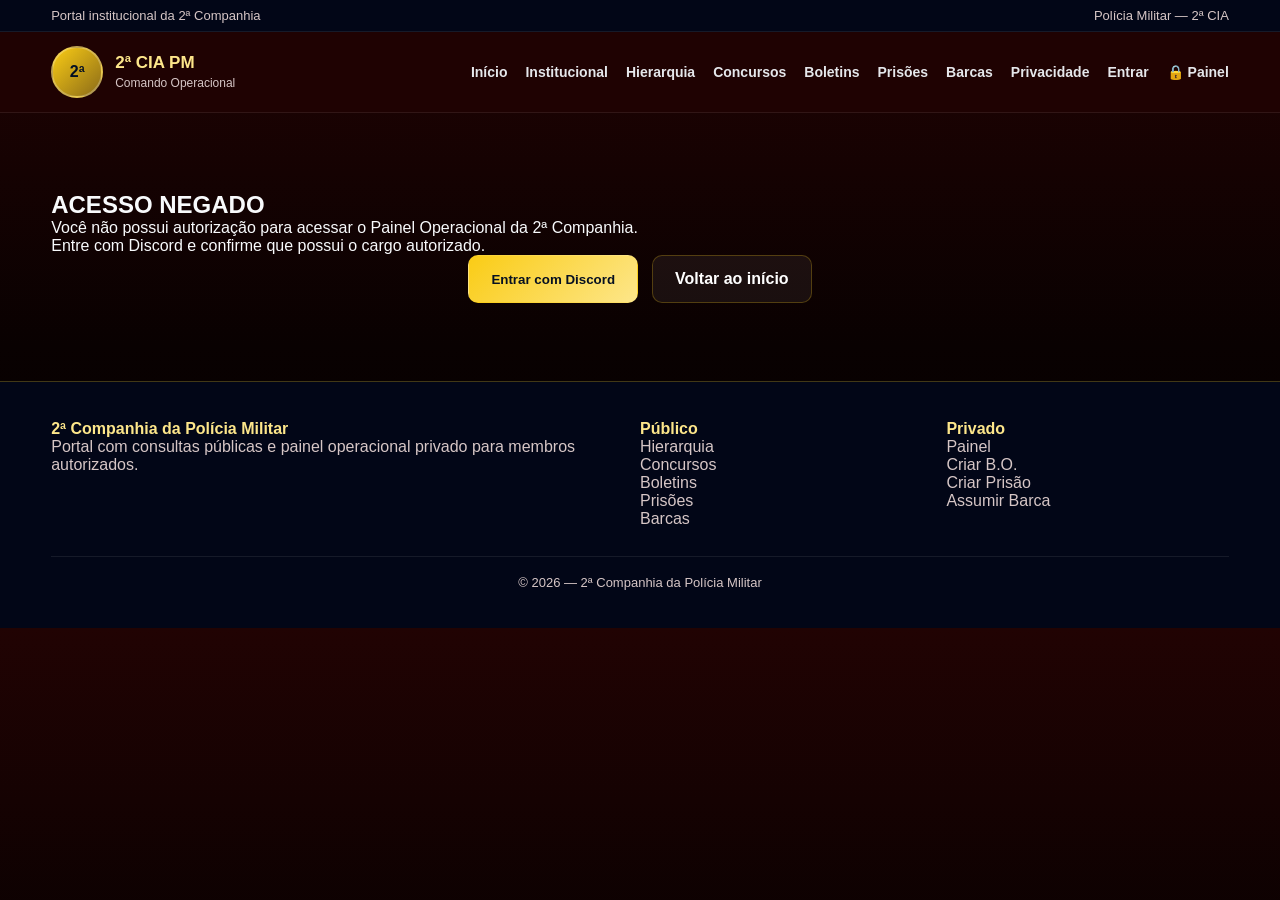
<file: acesso-negado.html>
<!DOCTYPE html>
<html lang="pt-BR">
<head>
  <meta charset="UTF-8">
  <meta name="viewport" content="width=device-width, initial-scale=1.0">
  <title>Acesso Negado | 2ª CIA PM</title>
  <link rel="stylesheet" href="assets/style.css">
</head>
<body>

<div class="topbar">
  <div class="container">
    <span>Portal institucional da 2ª Companhia</span>
    <span>Polícia Militar — 2ª CIA</span>
  </div>
</div>

<header class="navbar">
  <div class="container nav-content">
    <a class="brand" href="index.html">
      <div class="logo">2ª</div>
      <div>
        <strong>2ª CIA PM</strong>
        <span>Comando Operacional</span>
      </div>
    </a>

    <button class="mobile-btn" onclick="toggleMenu()">MENU</button>

    <nav class="menu" id="menu">
      <a href="index.html">Início</a>
      <a href="institucional.html">Institucional</a>
      <a href="hierarquia.html">Hierarquia</a>
      <a href="concurso.html">Concursos</a>
      <a href="boletins.html">Boletins</a>
      <a href="prisoes.html">Prisões</a>
      <a href="barcas.html">Barcas</a>
      <a href="politica.html">Privacidade</a>
      <a href="intranet.html">Entrar</a>
      <a href="painel.html" class="painel-link">🔒 Painel</a>
    </nav>
  </div>
</header>


<section class="section">
  <div class="container">
    <div class="access-denied-box">
      <h2>ACESSO NEGADO</h2>
      <p>Você não possui autorização para acessar o Painel Operacional da 2ª Companhia.</p>
      <p>Entre com Discord e confirme que possui o cargo autorizado.</p>

      <div class="actions" style="justify-content:center">
        <button class="btn btn-primary" onclick="fakeDiscordLogin()">Entrar com Discord</button>
        <a class="btn btn-outline" href="index.html">Voltar ao início</a>
      </div>
    </div>
  </div>
</section>


<footer class="footer">
  <div class="container footer-grid">
    <div>
      <strong>2ª Companhia da Polícia Militar</strong>
      <p>Portal com consultas públicas e painel operacional privado para membros autorizados.</p>
    </div>

    <div>
      <strong>Público</strong>
      <p>Hierarquia<br>Concursos<br>Boletins<br>Prisões<br>Barcas</p>
    </div>

    <div>
      <strong>Privado</strong>
      <p>Painel<br>Criar B.O.<br>Criar Prisão<br>Assumir Barca</p>
    </div>
  </div>

  <div class="container copy">© 2026 — 2ª Companhia da Polícia Militar</div>
</footer>

<script src="assets/script.js"></script>

</body>
</html>
</file>
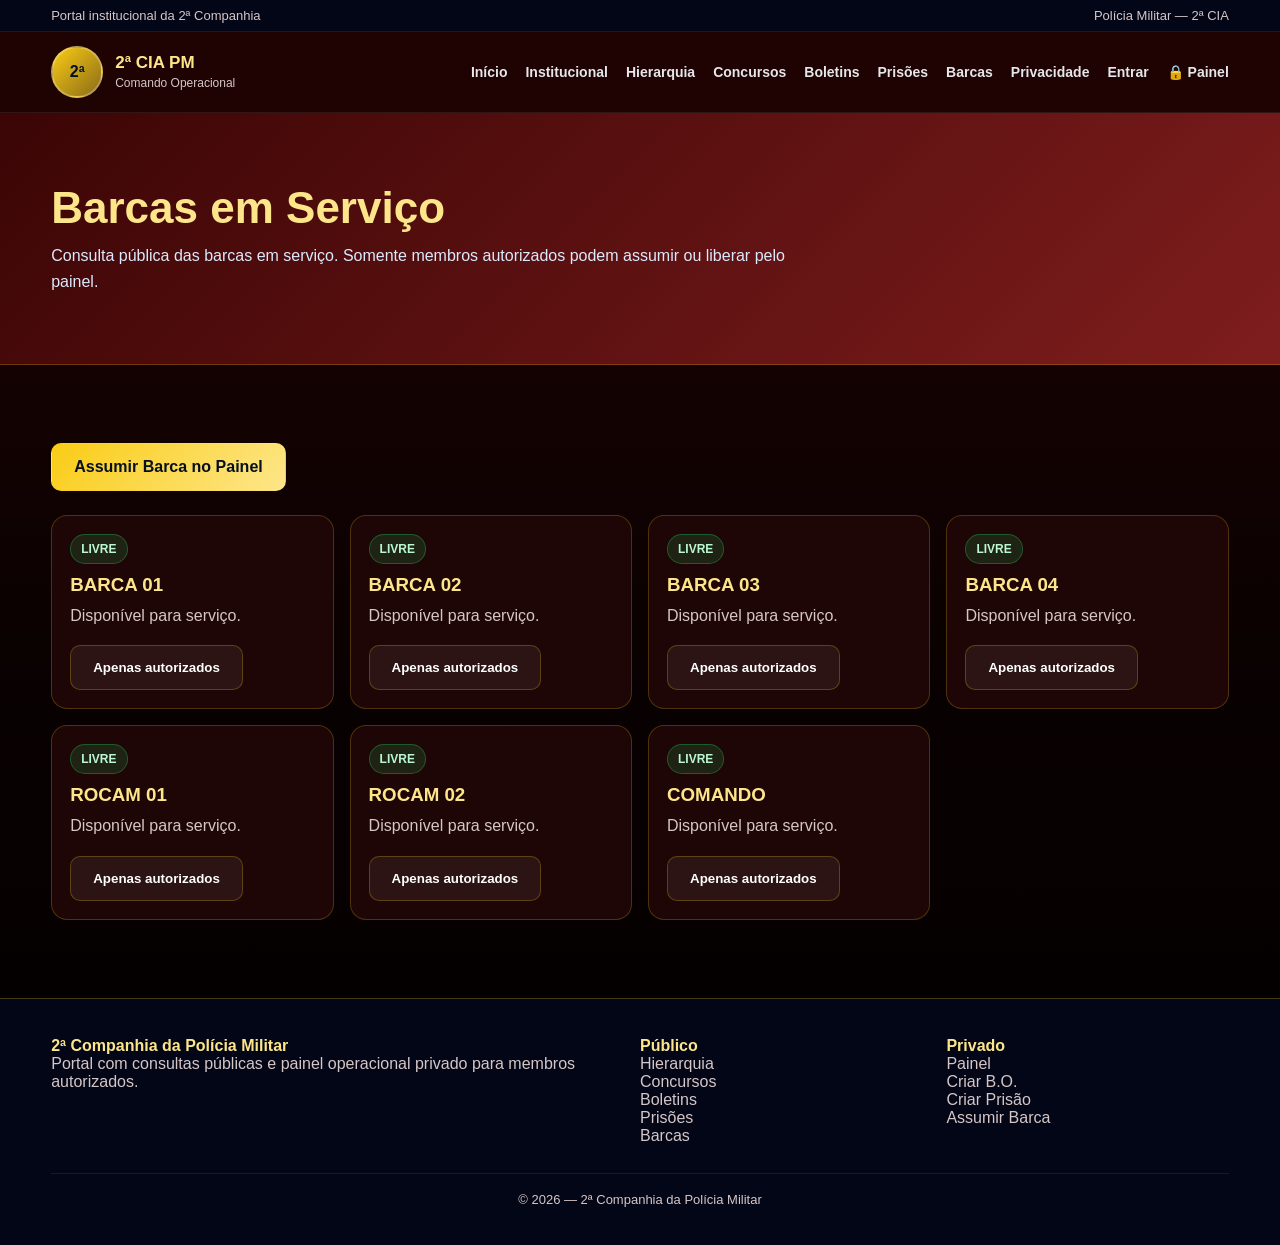
<file: barcas.html>
<!DOCTYPE html>
<html lang="pt-BR">
<head>
  <meta charset="UTF-8">
  <meta name="viewport" content="width=device-width, initial-scale=1.0">
  <title>Barcas | 2ª CIA PM</title>
  <link rel="stylesheet" href="assets/style.css">
</head>
<body>

<div class="topbar">
  <div class="container">
    <span>Portal institucional da 2ª Companhia</span>
    <span>Polícia Militar — 2ª CIA</span>
  </div>
</div>

<header class="navbar">
  <div class="container nav-content">
    <a class="brand" href="index.html">
      <div class="logo">2ª</div>
      <div>
        <strong>2ª CIA PM</strong>
        <span>Comando Operacional</span>
      </div>
    </a>

    <button class="mobile-btn" onclick="toggleMenu()">MENU</button>

    <nav class="menu" id="menu">
      <a href="index.html">Início</a>
      <a href="institucional.html">Institucional</a>
      <a href="hierarquia.html">Hierarquia</a>
      <a href="concurso.html">Concursos</a>
      <a href="boletins.html">Boletins</a>
      <a href="prisoes.html">Prisões</a>
      <a href="barcas.html">Barcas</a>
      <a href="politica.html">Privacidade</a>
      <a href="intranet.html">Entrar</a>
      <a href="painel.html" class="painel-link">🔒 Painel</a>
    </nav>
  </div>
</header>


<section class="page-hero">
  <div class="container">
    <h1>Barcas em Serviço</h1>
    <p>Consulta pública das barcas em serviço. Somente membros autorizados podem assumir ou liberar pelo painel.</p>
  </div>
</section>

<section class="section">
  <div class="container">
    <div class="actions" style="margin-bottom:24px">
      <a class="btn btn-primary painel-link" href="painel.html">Assumir Barca no Painel</a>
    </div>

    <div id="barcaGrid" class="barca-grid"></div>
  </div>
</section>


<footer class="footer">
  <div class="container footer-grid">
    <div>
      <strong>2ª Companhia da Polícia Militar</strong>
      <p>Portal com consultas públicas e painel operacional privado para membros autorizados.</p>
    </div>

    <div>
      <strong>Público</strong>
      <p>Hierarquia<br>Concursos<br>Boletins<br>Prisões<br>Barcas</p>
    </div>

    <div>
      <strong>Privado</strong>
      <p>Painel<br>Criar B.O.<br>Criar Prisão<br>Assumir Barca</p>
    </div>
  </div>

  <div class="container copy">© 2026 — 2ª Companhia da Polícia Militar</div>
</footer>

<script src="assets/script.js"></script>

</body>
</html>
</file>
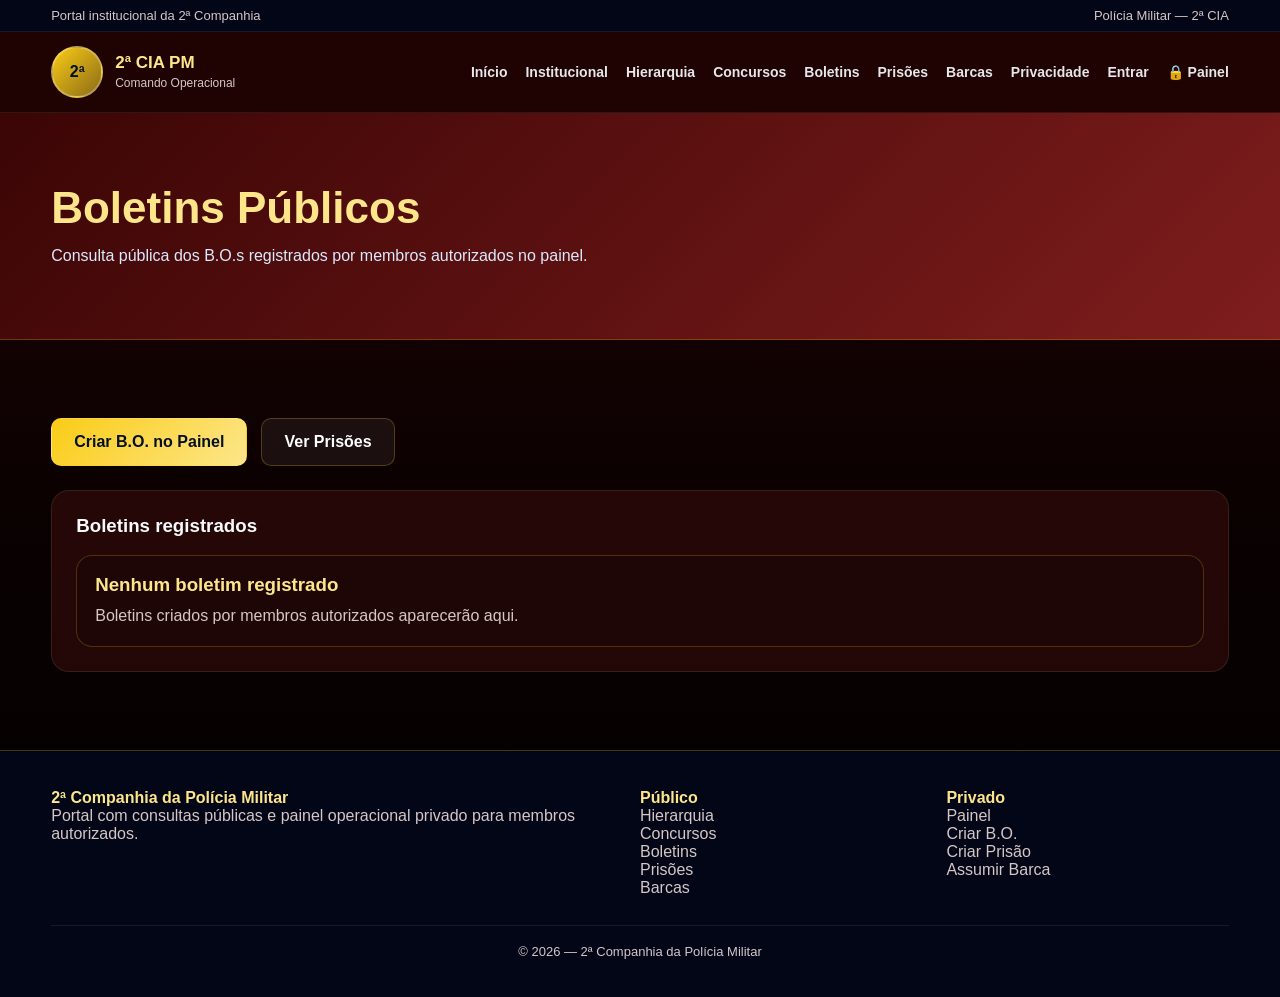
<file: boletins.html>
<!DOCTYPE html>
<html lang="pt-BR">
<head>
  <meta charset="UTF-8">
  <meta name="viewport" content="width=device-width, initial-scale=1.0">
  <title>Boletins | 2ª CIA PM</title>
  <link rel="stylesheet" href="assets/style.css">
</head>
<body>

<div class="topbar">
  <div class="container">
    <span>Portal institucional da 2ª Companhia</span>
    <span>Polícia Militar — 2ª CIA</span>
  </div>
</div>

<header class="navbar">
  <div class="container nav-content">
    <a class="brand" href="index.html">
      <div class="logo">2ª</div>
      <div>
        <strong>2ª CIA PM</strong>
        <span>Comando Operacional</span>
      </div>
    </a>

    <button class="mobile-btn" onclick="toggleMenu()">MENU</button>

    <nav class="menu" id="menu">
      <a href="index.html">Início</a>
      <a href="institucional.html">Institucional</a>
      <a href="hierarquia.html">Hierarquia</a>
      <a href="concurso.html">Concursos</a>
      <a href="boletins.html">Boletins</a>
      <a href="prisoes.html">Prisões</a>
      <a href="barcas.html">Barcas</a>
      <a href="politica.html">Privacidade</a>
      <a href="intranet.html">Entrar</a>
      <a href="painel.html" class="painel-link">🔒 Painel</a>
    </nav>
  </div>
</header>


<section class="page-hero">
  <div class="container">
    <h1>Boletins Públicos</h1>
    <p>Consulta pública dos B.O.s registrados por membros autorizados no painel.</p>
  </div>
</section>

<section class="section">
  <div class="container">
    <div class="actions" style="margin-bottom:24px">
      <a class="btn btn-primary painel-link" href="painel.html">Criar B.O. no Painel</a>
      <a class="btn btn-outline" href="prisoes.html">Ver Prisões</a>
    </div>

    <div class="panel">
      <h3>Boletins registrados</h3>
      <br>
      <div id="listaBoletins"></div>
    </div>
  </div>
</section>


<footer class="footer">
  <div class="container footer-grid">
    <div>
      <strong>2ª Companhia da Polícia Militar</strong>
      <p>Portal com consultas públicas e painel operacional privado para membros autorizados.</p>
    </div>

    <div>
      <strong>Público</strong>
      <p>Hierarquia<br>Concursos<br>Boletins<br>Prisões<br>Barcas</p>
    </div>

    <div>
      <strong>Privado</strong>
      <p>Painel<br>Criar B.O.<br>Criar Prisão<br>Assumir Barca</p>
    </div>
  </div>

  <div class="container copy">© 2026 — 2ª Companhia da Polícia Militar</div>
</footer>

<script src="assets/script.js"></script>

</body>
</html>
</file>
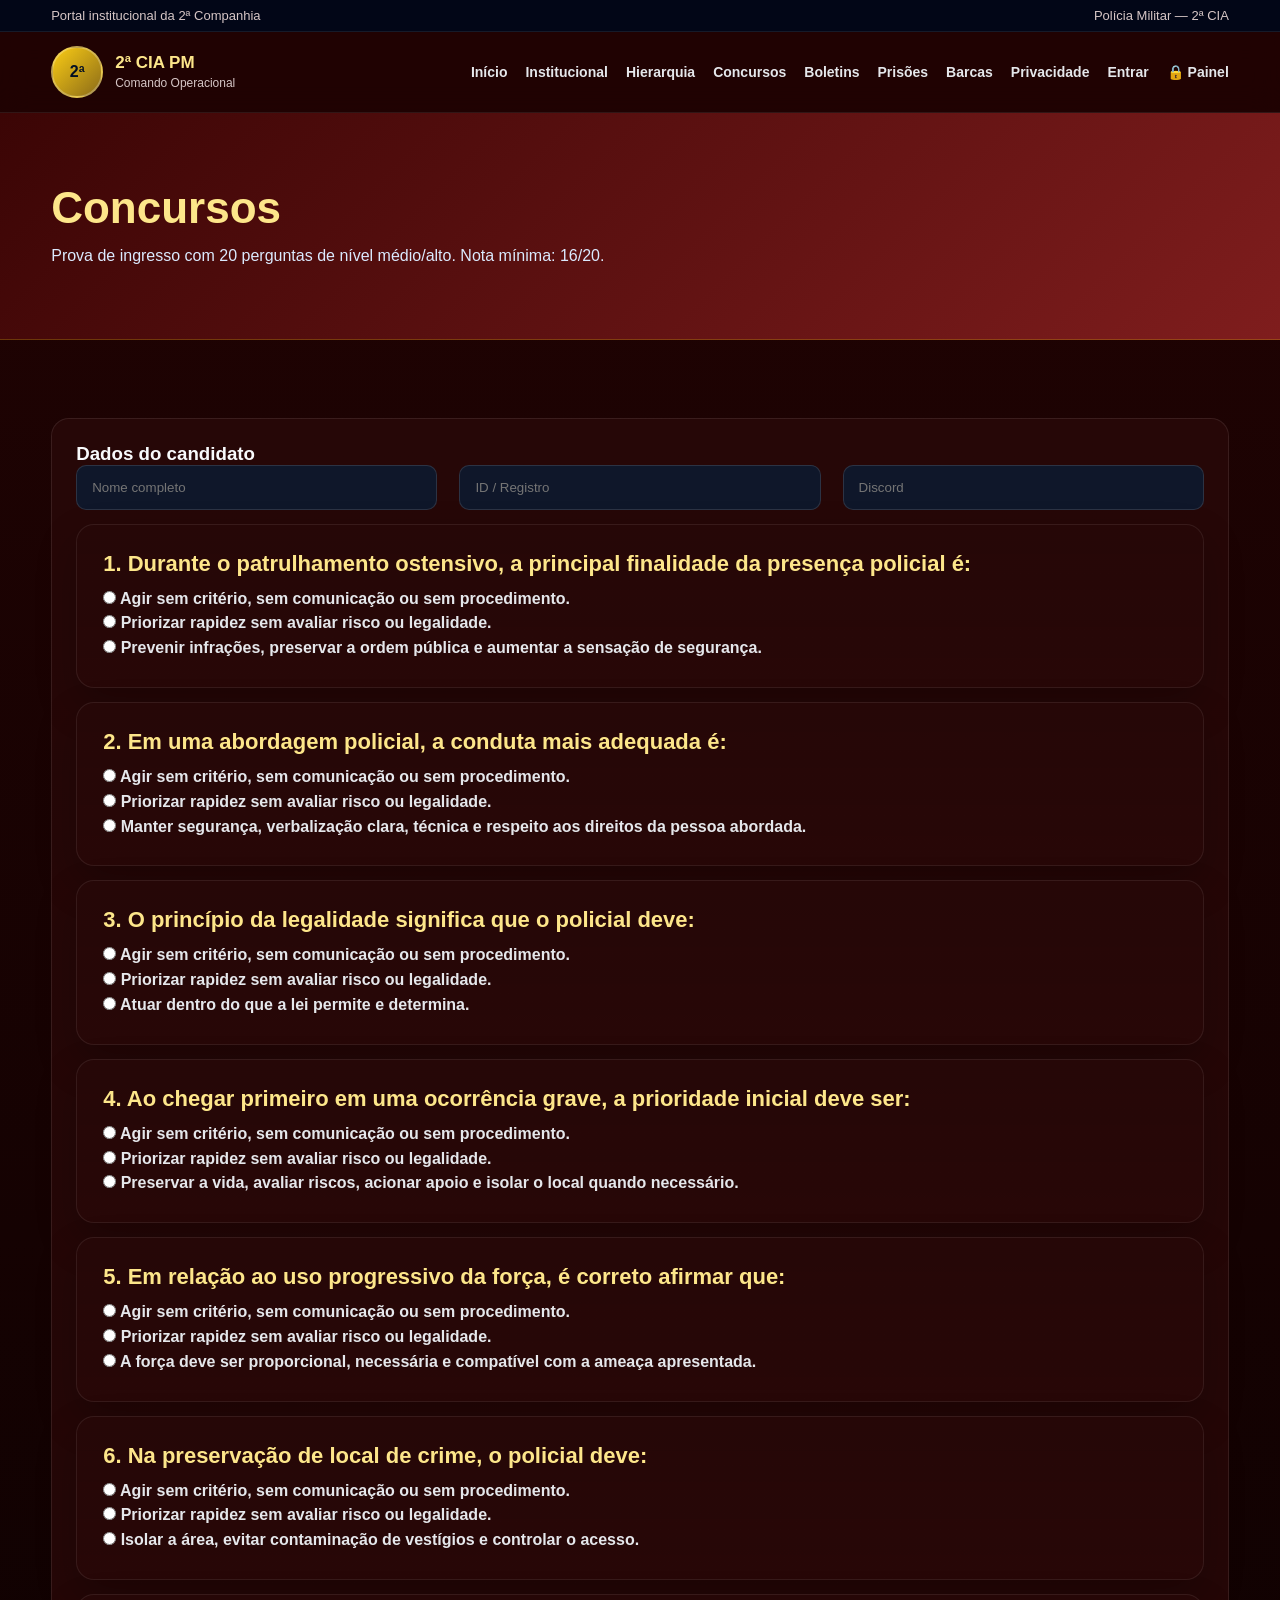
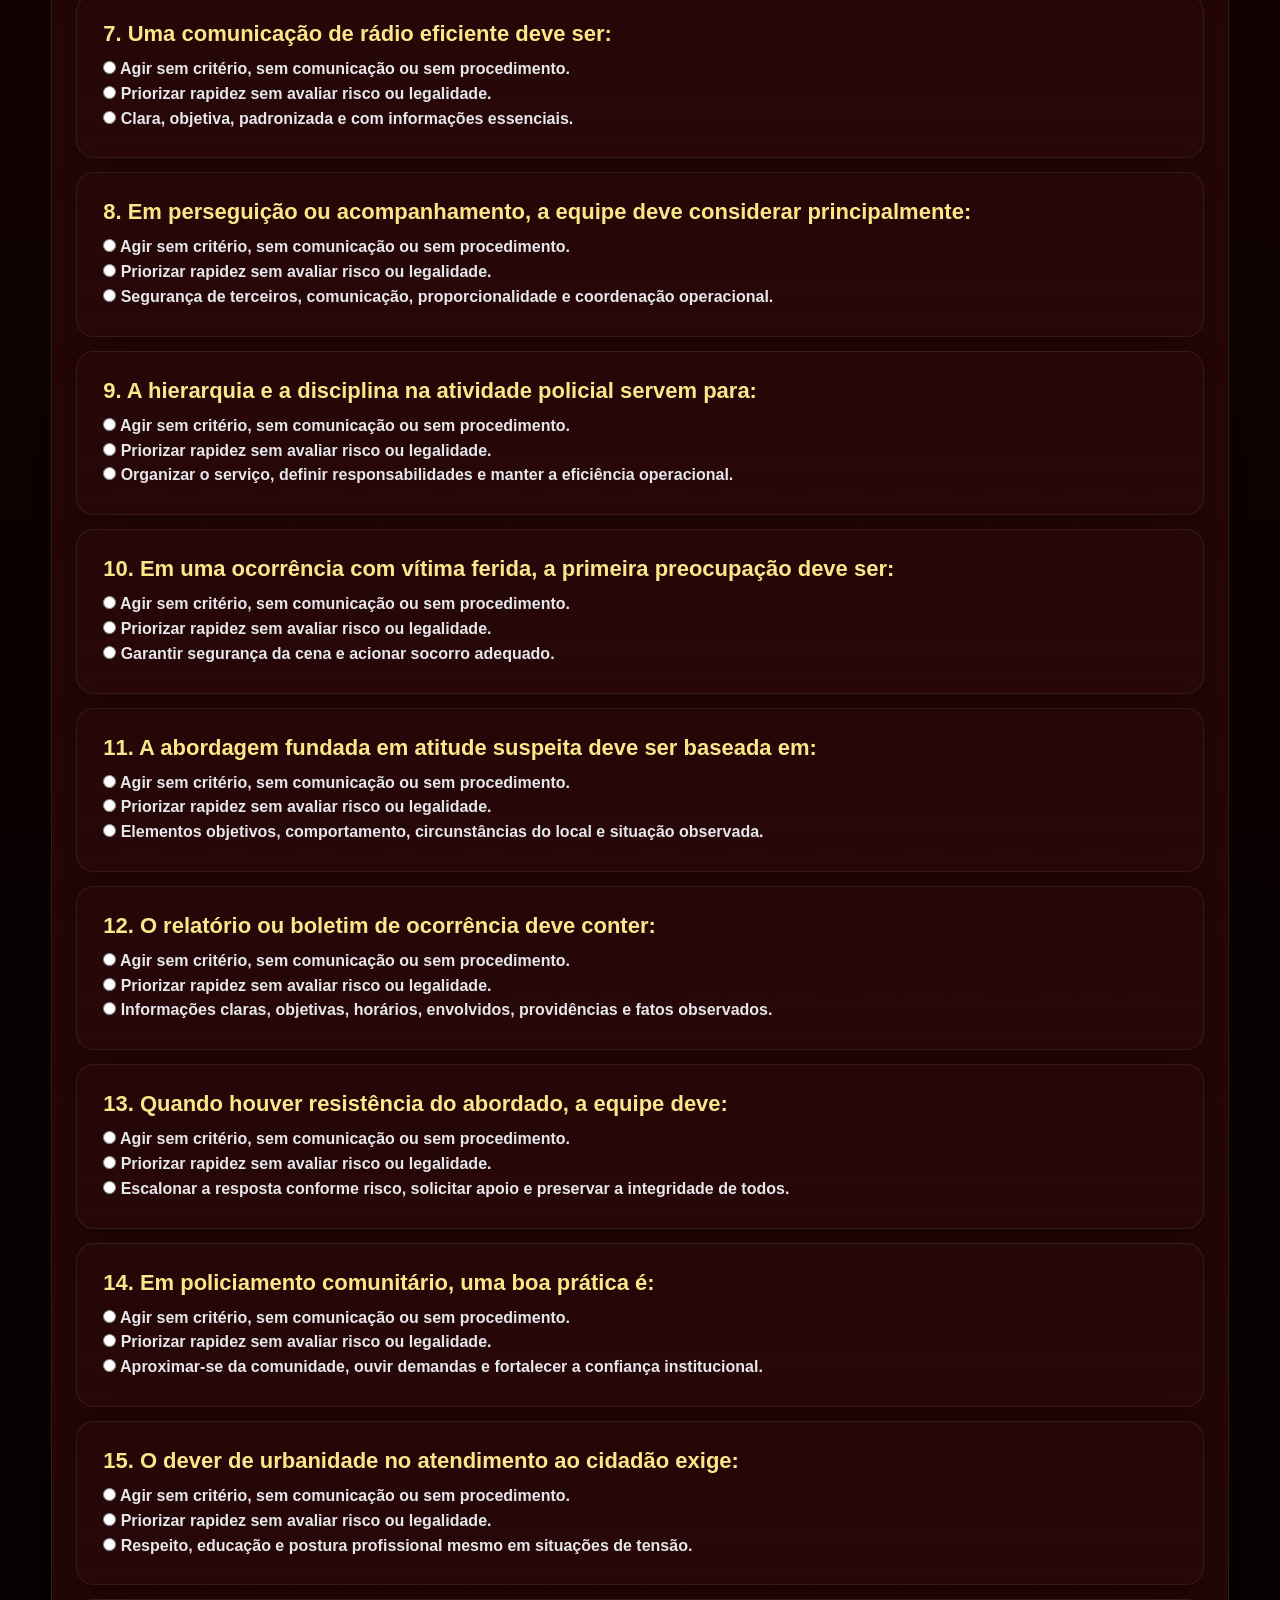
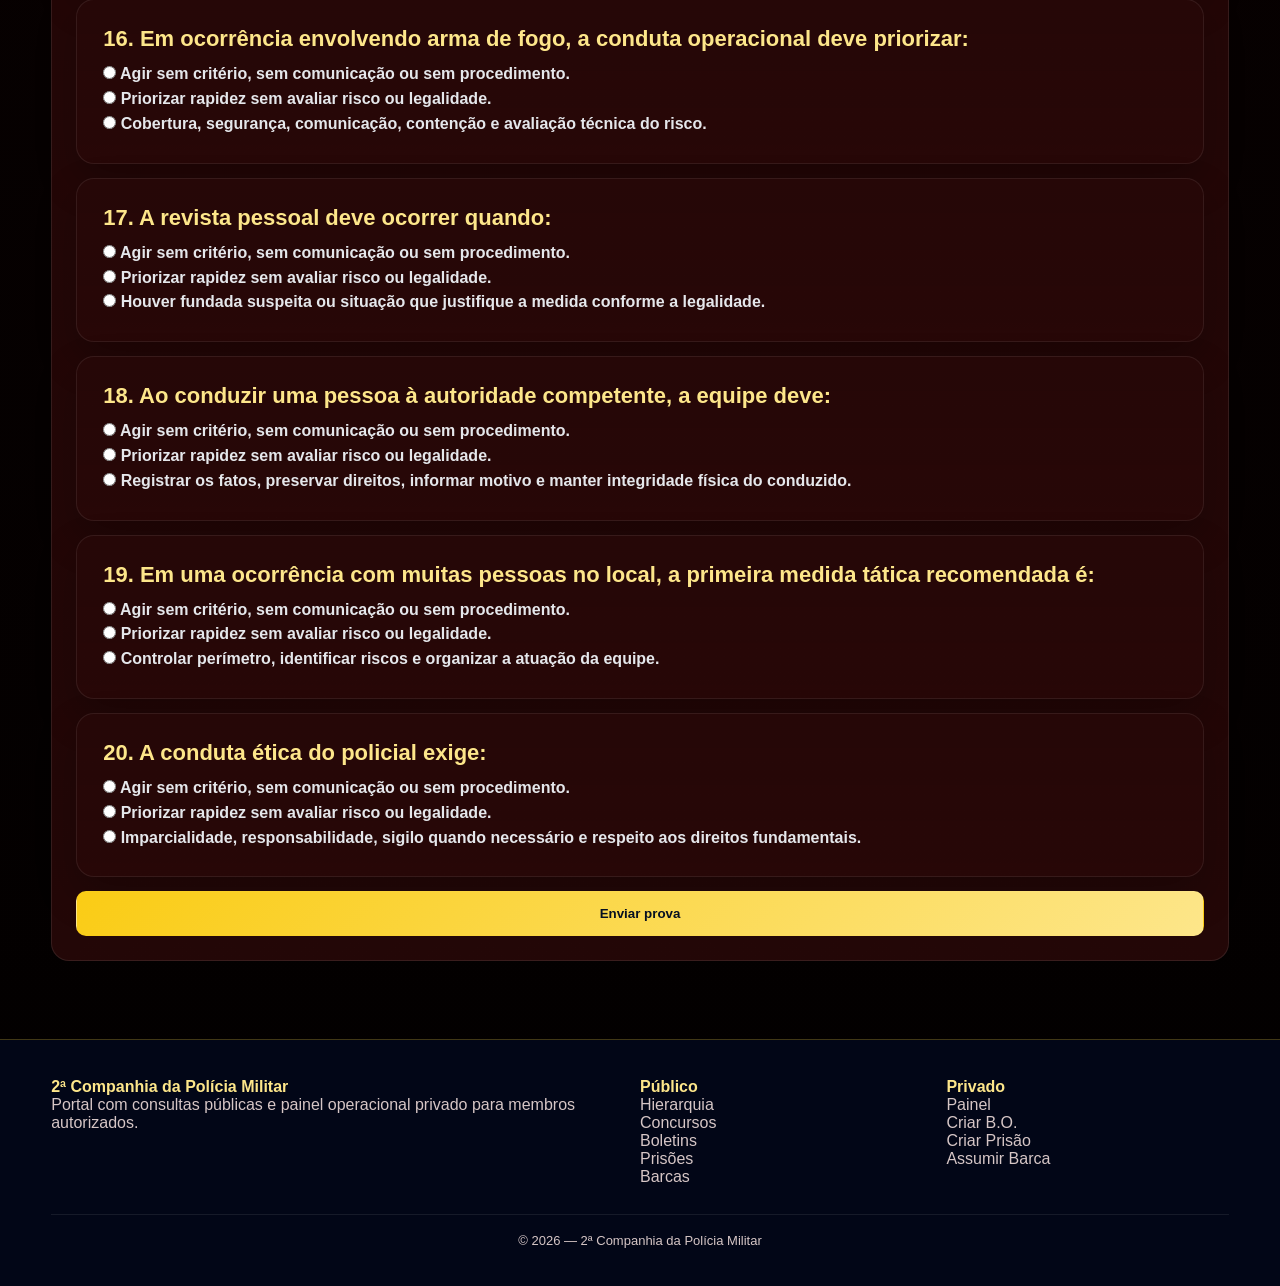
<file: concurso.html>
<!DOCTYPE html>
<html lang="pt-BR">
<head>
  <meta charset="UTF-8">
  <meta name="viewport" content="width=device-width, initial-scale=1.0">
  <title>Concursos | 2ª CIA PM</title>
  <link rel="stylesheet" href="assets/style.css">
</head>
<body>

<div class="topbar">
  <div class="container">
    <span>Portal institucional da 2ª Companhia</span>
    <span>Polícia Militar — 2ª CIA</span>
  </div>
</div>

<header class="navbar">
  <div class="container nav-content">
    <a class="brand" href="index.html">
      <div class="logo">2ª</div>
      <div>
        <strong>2ª CIA PM</strong>
        <span>Comando Operacional</span>
      </div>
    </a>

    <button class="mobile-btn" onclick="toggleMenu()">MENU</button>

    <nav class="menu" id="menu">
      <a href="index.html">Início</a>
      <a href="institucional.html">Institucional</a>
      <a href="hierarquia.html">Hierarquia</a>
      <a href="concurso.html">Concursos</a>
      <a href="boletins.html">Boletins</a>
      <a href="prisoes.html">Prisões</a>
      <a href="barcas.html">Barcas</a>
      <a href="politica.html">Privacidade</a>
      <a href="intranet.html">Entrar</a>
      <a href="painel.html" class="painel-link">🔒 Painel</a>
    </nav>
  </div>
</header>


<section class="page-hero">
  <div class="container">
    <h1>Concursos</h1>
    <p>Prova de ingresso com 20 perguntas de nível médio/alto. Nota mínima: 16/20.</p>
  </div>
</section>

<section class="section">
  <div class="container">
    <div class="panel">
      <h3>Dados do candidato</h3>
      <form class="form" onsubmit="corrigirConcurso(event)">
        <div class="grid">
          <input class="input" required placeholder="Nome completo">
          <input class="input" required placeholder="ID / Registro">
          <input class="input" required placeholder="Discord">
        </div>

        
    <div class="card question">
      <h3>1. Durante o patrulhamento ostensivo, a principal finalidade da presença policial é:</h3>
      <p><label><input type="radio" name="q1" value="errada" required> Agir sem critério, sem comunicação ou sem procedimento.</label></p>
      <p><label><input type="radio" name="q1" value="errada"> Priorizar rapidez sem avaliar risco ou legalidade.</label></p>
      <p><label><input type="radio" name="q1" value="certa"> Prevenir infrações, preservar a ordem pública e aumentar a sensação de segurança.</label></p>
    </div>
    
    <div class="card question">
      <h3>2. Em uma abordagem policial, a conduta mais adequada é:</h3>
      <p><label><input type="radio" name="q2" value="errada" required> Agir sem critério, sem comunicação ou sem procedimento.</label></p>
      <p><label><input type="radio" name="q2" value="errada"> Priorizar rapidez sem avaliar risco ou legalidade.</label></p>
      <p><label><input type="radio" name="q2" value="certa"> Manter segurança, verbalização clara, técnica e respeito aos direitos da pessoa abordada.</label></p>
    </div>
    
    <div class="card question">
      <h3>3. O princípio da legalidade significa que o policial deve:</h3>
      <p><label><input type="radio" name="q3" value="errada" required> Agir sem critério, sem comunicação ou sem procedimento.</label></p>
      <p><label><input type="radio" name="q3" value="errada"> Priorizar rapidez sem avaliar risco ou legalidade.</label></p>
      <p><label><input type="radio" name="q3" value="certa"> Atuar dentro do que a lei permite e determina.</label></p>
    </div>
    
    <div class="card question">
      <h3>4. Ao chegar primeiro em uma ocorrência grave, a prioridade inicial deve ser:</h3>
      <p><label><input type="radio" name="q4" value="errada" required> Agir sem critério, sem comunicação ou sem procedimento.</label></p>
      <p><label><input type="radio" name="q4" value="errada"> Priorizar rapidez sem avaliar risco ou legalidade.</label></p>
      <p><label><input type="radio" name="q4" value="certa"> Preservar a vida, avaliar riscos, acionar apoio e isolar o local quando necessário.</label></p>
    </div>
    
    <div class="card question">
      <h3>5. Em relação ao uso progressivo da força, é correto afirmar que:</h3>
      <p><label><input type="radio" name="q5" value="errada" required> Agir sem critério, sem comunicação ou sem procedimento.</label></p>
      <p><label><input type="radio" name="q5" value="errada"> Priorizar rapidez sem avaliar risco ou legalidade.</label></p>
      <p><label><input type="radio" name="q5" value="certa"> A força deve ser proporcional, necessária e compatível com a ameaça apresentada.</label></p>
    </div>
    
    <div class="card question">
      <h3>6. Na preservação de local de crime, o policial deve:</h3>
      <p><label><input type="radio" name="q6" value="errada" required> Agir sem critério, sem comunicação ou sem procedimento.</label></p>
      <p><label><input type="radio" name="q6" value="errada"> Priorizar rapidez sem avaliar risco ou legalidade.</label></p>
      <p><label><input type="radio" name="q6" value="certa"> Isolar a área, evitar contaminação de vestígios e controlar o acesso.</label></p>
    </div>
    
    <div class="card question">
      <h3>7. Uma comunicação de rádio eficiente deve ser:</h3>
      <p><label><input type="radio" name="q7" value="errada" required> Agir sem critério, sem comunicação ou sem procedimento.</label></p>
      <p><label><input type="radio" name="q7" value="errada"> Priorizar rapidez sem avaliar risco ou legalidade.</label></p>
      <p><label><input type="radio" name="q7" value="certa"> Clara, objetiva, padronizada e com informações essenciais.</label></p>
    </div>
    
    <div class="card question">
      <h3>8. Em perseguição ou acompanhamento, a equipe deve considerar principalmente:</h3>
      <p><label><input type="radio" name="q8" value="errada" required> Agir sem critério, sem comunicação ou sem procedimento.</label></p>
      <p><label><input type="radio" name="q8" value="errada"> Priorizar rapidez sem avaliar risco ou legalidade.</label></p>
      <p><label><input type="radio" name="q8" value="certa"> Segurança de terceiros, comunicação, proporcionalidade e coordenação operacional.</label></p>
    </div>
    
    <div class="card question">
      <h3>9. A hierarquia e a disciplina na atividade policial servem para:</h3>
      <p><label><input type="radio" name="q9" value="errada" required> Agir sem critério, sem comunicação ou sem procedimento.</label></p>
      <p><label><input type="radio" name="q9" value="errada"> Priorizar rapidez sem avaliar risco ou legalidade.</label></p>
      <p><label><input type="radio" name="q9" value="certa"> Organizar o serviço, definir responsabilidades e manter a eficiência operacional.</label></p>
    </div>
    
    <div class="card question">
      <h3>10. Em uma ocorrência com vítima ferida, a primeira preocupação deve ser:</h3>
      <p><label><input type="radio" name="q10" value="errada" required> Agir sem critério, sem comunicação ou sem procedimento.</label></p>
      <p><label><input type="radio" name="q10" value="errada"> Priorizar rapidez sem avaliar risco ou legalidade.</label></p>
      <p><label><input type="radio" name="q10" value="certa"> Garantir segurança da cena e acionar socorro adequado.</label></p>
    </div>
    
    <div class="card question">
      <h3>11. A abordagem fundada em atitude suspeita deve ser baseada em:</h3>
      <p><label><input type="radio" name="q11" value="errada" required> Agir sem critério, sem comunicação ou sem procedimento.</label></p>
      <p><label><input type="radio" name="q11" value="errada"> Priorizar rapidez sem avaliar risco ou legalidade.</label></p>
      <p><label><input type="radio" name="q11" value="certa"> Elementos objetivos, comportamento, circunstâncias do local e situação observada.</label></p>
    </div>
    
    <div class="card question">
      <h3>12. O relatório ou boletim de ocorrência deve conter:</h3>
      <p><label><input type="radio" name="q12" value="errada" required> Agir sem critério, sem comunicação ou sem procedimento.</label></p>
      <p><label><input type="radio" name="q12" value="errada"> Priorizar rapidez sem avaliar risco ou legalidade.</label></p>
      <p><label><input type="radio" name="q12" value="certa"> Informações claras, objetivas, horários, envolvidos, providências e fatos observados.</label></p>
    </div>
    
    <div class="card question">
      <h3>13. Quando houver resistência do abordado, a equipe deve:</h3>
      <p><label><input type="radio" name="q13" value="errada" required> Agir sem critério, sem comunicação ou sem procedimento.</label></p>
      <p><label><input type="radio" name="q13" value="errada"> Priorizar rapidez sem avaliar risco ou legalidade.</label></p>
      <p><label><input type="radio" name="q13" value="certa"> Escalonar a resposta conforme risco, solicitar apoio e preservar a integridade de todos.</label></p>
    </div>
    
    <div class="card question">
      <h3>14. Em policiamento comunitário, uma boa prática é:</h3>
      <p><label><input type="radio" name="q14" value="errada" required> Agir sem critério, sem comunicação ou sem procedimento.</label></p>
      <p><label><input type="radio" name="q14" value="errada"> Priorizar rapidez sem avaliar risco ou legalidade.</label></p>
      <p><label><input type="radio" name="q14" value="certa"> Aproximar-se da comunidade, ouvir demandas e fortalecer a confiança institucional.</label></p>
    </div>
    
    <div class="card question">
      <h3>15. O dever de urbanidade no atendimento ao cidadão exige:</h3>
      <p><label><input type="radio" name="q15" value="errada" required> Agir sem critério, sem comunicação ou sem procedimento.</label></p>
      <p><label><input type="radio" name="q15" value="errada"> Priorizar rapidez sem avaliar risco ou legalidade.</label></p>
      <p><label><input type="radio" name="q15" value="certa"> Respeito, educação e postura profissional mesmo em situações de tensão.</label></p>
    </div>
    
    <div class="card question">
      <h3>16. Em ocorrência envolvendo arma de fogo, a conduta operacional deve priorizar:</h3>
      <p><label><input type="radio" name="q16" value="errada" required> Agir sem critério, sem comunicação ou sem procedimento.</label></p>
      <p><label><input type="radio" name="q16" value="errada"> Priorizar rapidez sem avaliar risco ou legalidade.</label></p>
      <p><label><input type="radio" name="q16" value="certa"> Cobertura, segurança, comunicação, contenção e avaliação técnica do risco.</label></p>
    </div>
    
    <div class="card question">
      <h3>17. A revista pessoal deve ocorrer quando:</h3>
      <p><label><input type="radio" name="q17" value="errada" required> Agir sem critério, sem comunicação ou sem procedimento.</label></p>
      <p><label><input type="radio" name="q17" value="errada"> Priorizar rapidez sem avaliar risco ou legalidade.</label></p>
      <p><label><input type="radio" name="q17" value="certa"> Houver fundada suspeita ou situação que justifique a medida conforme a legalidade.</label></p>
    </div>
    
    <div class="card question">
      <h3>18. Ao conduzir uma pessoa à autoridade competente, a equipe deve:</h3>
      <p><label><input type="radio" name="q18" value="errada" required> Agir sem critério, sem comunicação ou sem procedimento.</label></p>
      <p><label><input type="radio" name="q18" value="errada"> Priorizar rapidez sem avaliar risco ou legalidade.</label></p>
      <p><label><input type="radio" name="q18" value="certa"> Registrar os fatos, preservar direitos, informar motivo e manter integridade física do conduzido.</label></p>
    </div>
    
    <div class="card question">
      <h3>19. Em uma ocorrência com muitas pessoas no local, a primeira medida tática recomendada é:</h3>
      <p><label><input type="radio" name="q19" value="errada" required> Agir sem critério, sem comunicação ou sem procedimento.</label></p>
      <p><label><input type="radio" name="q19" value="errada"> Priorizar rapidez sem avaliar risco ou legalidade.</label></p>
      <p><label><input type="radio" name="q19" value="certa"> Controlar perímetro, identificar riscos e organizar a atuação da equipe.</label></p>
    </div>
    
    <div class="card question">
      <h3>20. A conduta ética do policial exige:</h3>
      <p><label><input type="radio" name="q20" value="errada" required> Agir sem critério, sem comunicação ou sem procedimento.</label></p>
      <p><label><input type="radio" name="q20" value="errada"> Priorizar rapidez sem avaliar risco ou legalidade.</label></p>
      <p><label><input type="radio" name="q20" value="certa"> Imparcialidade, responsabilidade, sigilo quando necessário e respeito aos direitos fundamentais.</label></p>
    </div>
    

        <button class="btn btn-primary">Enviar prova</button>
        <div id="resultado" class="result"></div>
      </form>
    </div>
  </div>
</section>


<footer class="footer">
  <div class="container footer-grid">
    <div>
      <strong>2ª Companhia da Polícia Militar</strong>
      <p>Portal com consultas públicas e painel operacional privado para membros autorizados.</p>
    </div>

    <div>
      <strong>Público</strong>
      <p>Hierarquia<br>Concursos<br>Boletins<br>Prisões<br>Barcas</p>
    </div>

    <div>
      <strong>Privado</strong>
      <p>Painel<br>Criar B.O.<br>Criar Prisão<br>Assumir Barca</p>
    </div>
  </div>

  <div class="container copy">© 2026 — 2ª Companhia da Polícia Militar</div>
</footer>

<script src="assets/script.js"></script>

</body>
</html>
</file>
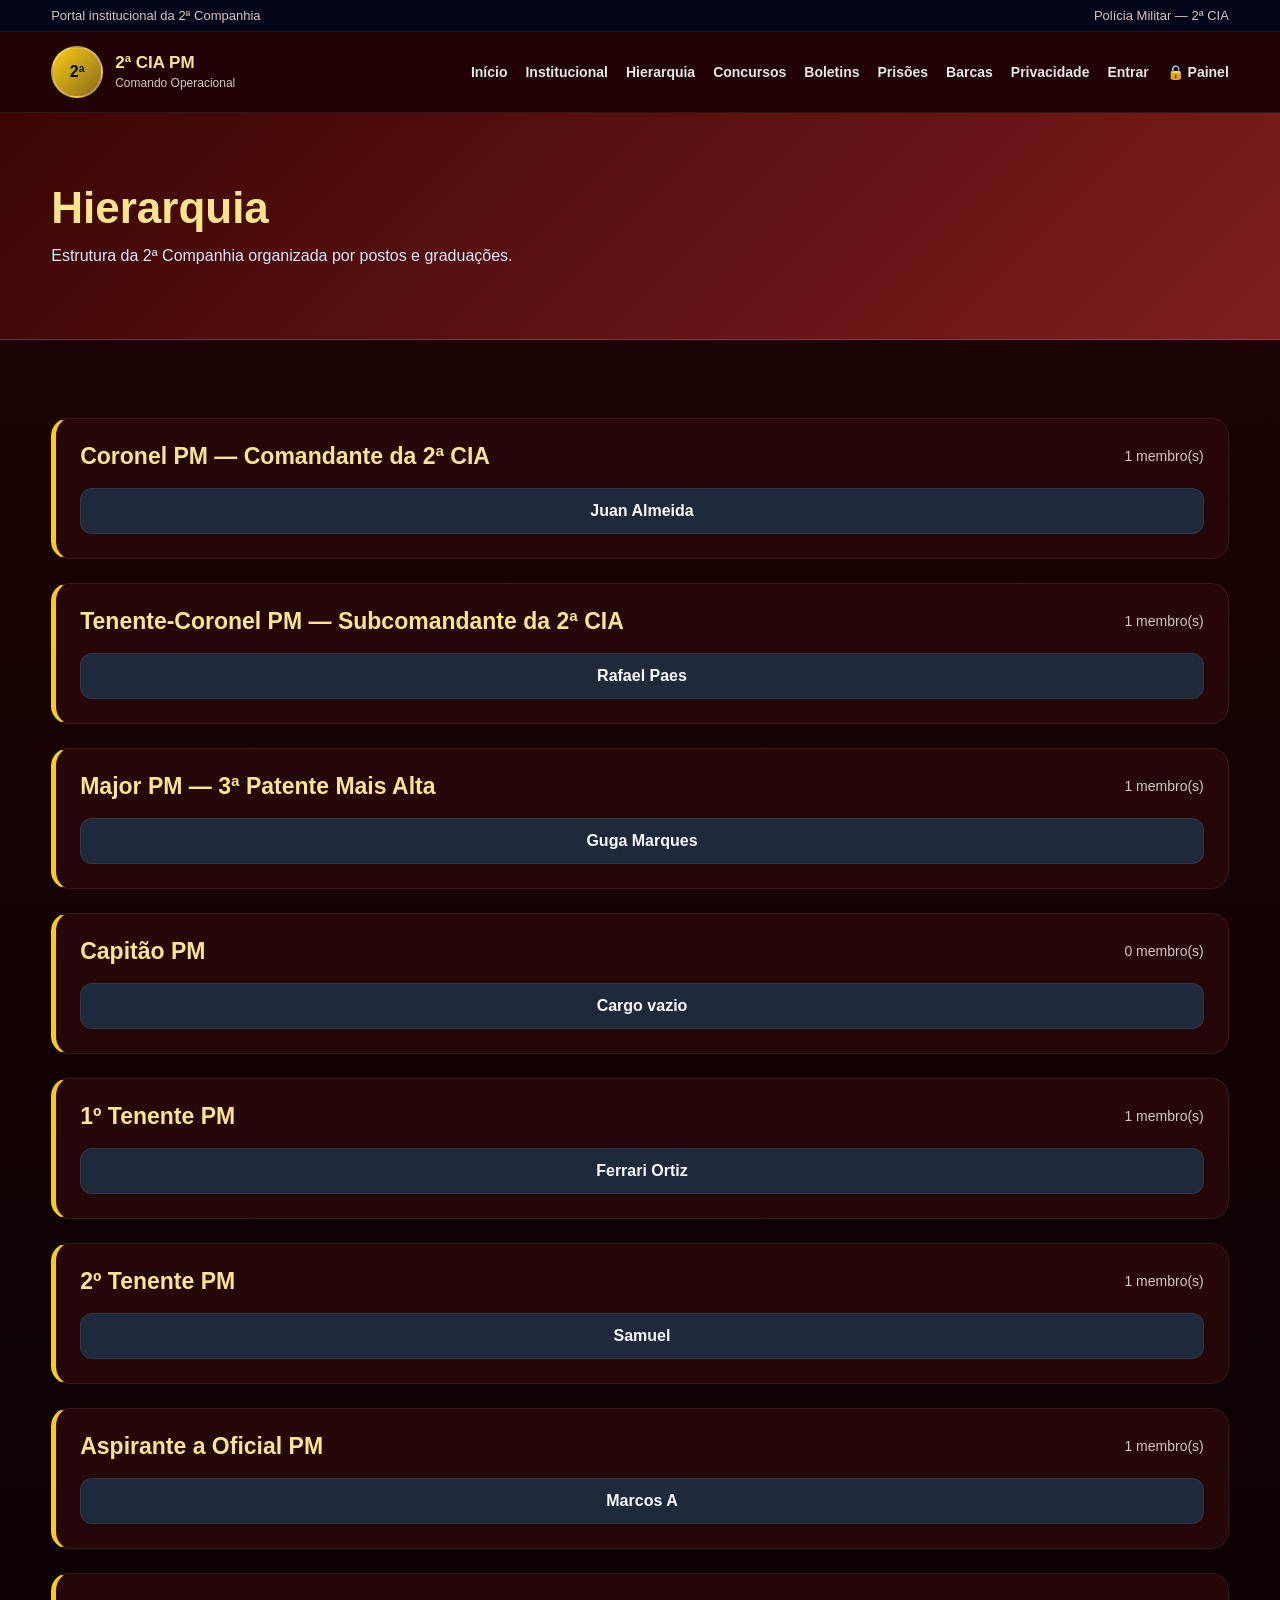
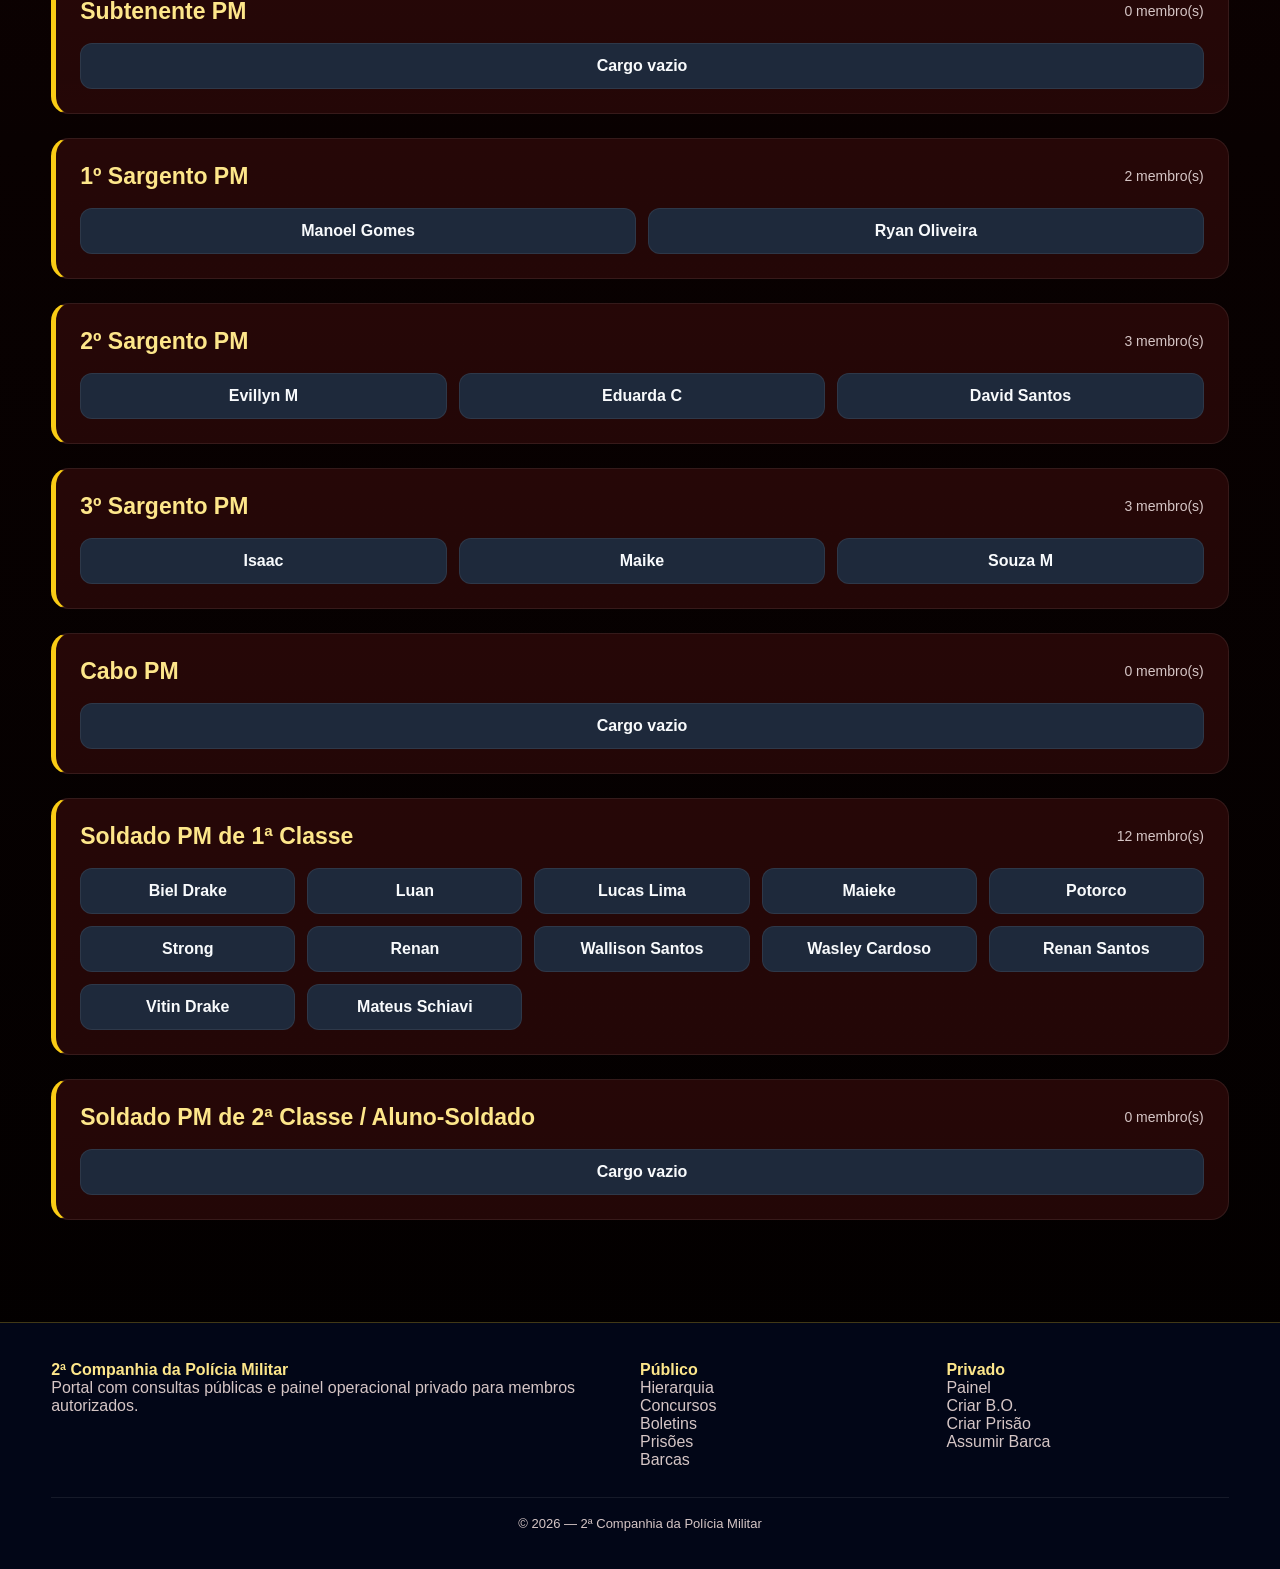
<file: hierarquia.html>
<!DOCTYPE html>
<html lang="pt-BR">
<head>
  <meta charset="UTF-8">
  <meta name="viewport" content="width=device-width, initial-scale=1.0">
  <title>Hierarquia | 2ª CIA PM</title>
  <link rel="stylesheet" href="assets/style.css">
</head>
<body>

<div class="topbar">
  <div class="container">
    <span>Portal institucional da 2ª Companhia</span>
    <span>Polícia Militar — 2ª CIA</span>
  </div>
</div>

<header class="navbar">
  <div class="container nav-content">
    <a class="brand" href="index.html">
      <div class="logo">2ª</div>
      <div>
        <strong>2ª CIA PM</strong>
        <span>Comando Operacional</span>
      </div>
    </a>

    <button class="mobile-btn" onclick="toggleMenu()">MENU</button>

    <nav class="menu" id="menu">
      <a href="index.html">Início</a>
      <a href="institucional.html">Institucional</a>
      <a href="hierarquia.html">Hierarquia</a>
      <a href="concurso.html">Concursos</a>
      <a href="boletins.html">Boletins</a>
      <a href="prisoes.html">Prisões</a>
      <a href="barcas.html">Barcas</a>
      <a href="politica.html">Privacidade</a>
      <a href="intranet.html">Entrar</a>
      <a href="painel.html" class="painel-link">🔒 Painel</a>
    </nav>
  </div>
</header>


<section class="page-hero">
  <div class="container">
    <h1>Hierarquia</h1>
    <p>Estrutura da 2ª Companhia organizada por postos e graduações.</p>
  </div>
</section>

<section class="section">
  <div class="container">
    
    <div class="rank-block">
      <div class="rank-head">
        <h3>Coronel PM — Comandante da 2ª CIA</h3>
        <span>1 membro(s)</span>
      </div>
      <div class="members">
    <div class="member">Juan Almeida</div></div></div>
    <div class="rank-block">
      <div class="rank-head">
        <h3>Tenente-Coronel PM — Subcomandante da 2ª CIA</h3>
        <span>1 membro(s)</span>
      </div>
      <div class="members">
    <div class="member">Rafael Paes</div></div></div>
    <div class="rank-block">
      <div class="rank-head">
        <h3>Major PM — 3ª Patente Mais Alta</h3>
        <span>1 membro(s)</span>
      </div>
      <div class="members">
    <div class="member">Guga Marques</div></div></div>
    <div class="rank-block">
      <div class="rank-head">
        <h3>Capitão PM</h3>
        <span>0 membro(s)</span>
      </div>
      <div class="members">
    <div class="member empty">Cargo vazio</div></div></div>
    <div class="rank-block">
      <div class="rank-head">
        <h3>1º Tenente PM</h3>
        <span>1 membro(s)</span>
      </div>
      <div class="members">
    <div class="member">Ferrari Ortiz</div></div></div>
    <div class="rank-block">
      <div class="rank-head">
        <h3>2º Tenente PM</h3>
        <span>1 membro(s)</span>
      </div>
      <div class="members">
    <div class="member">Samuel</div></div></div>
    <div class="rank-block">
      <div class="rank-head">
        <h3>Aspirante a Oficial PM</h3>
        <span>1 membro(s)</span>
      </div>
      <div class="members">
    <div class="member">Marcos A</div></div></div>
    <div class="rank-block">
      <div class="rank-head">
        <h3>Subtenente PM</h3>
        <span>0 membro(s)</span>
      </div>
      <div class="members">
    <div class="member empty">Cargo vazio</div></div></div>
    <div class="rank-block">
      <div class="rank-head">
        <h3>1º Sargento PM</h3>
        <span>2 membro(s)</span>
      </div>
      <div class="members">
    <div class="member">Manoel Gomes</div><div class="member">Ryan Oliveira</div></div></div>
    <div class="rank-block">
      <div class="rank-head">
        <h3>2º Sargento PM</h3>
        <span>3 membro(s)</span>
      </div>
      <div class="members">
    <div class="member">Evillyn M</div><div class="member">Eduarda C</div><div class="member">David Santos</div></div></div>
    <div class="rank-block">
      <div class="rank-head">
        <h3>3º Sargento PM</h3>
        <span>3 membro(s)</span>
      </div>
      <div class="members">
    <div class="member">Isaac</div><div class="member">Maike</div><div class="member">Souza M</div></div></div>
    <div class="rank-block">
      <div class="rank-head">
        <h3>Cabo PM</h3>
        <span>0 membro(s)</span>
      </div>
      <div class="members">
    <div class="member empty">Cargo vazio</div></div></div>
    <div class="rank-block">
      <div class="rank-head">
        <h3>Soldado PM de 1ª Classe</h3>
        <span>12 membro(s)</span>
      </div>
      <div class="members">
    <div class="member">Biel Drake</div><div class="member">Luan</div><div class="member">Lucas Lima</div><div class="member">Maieke</div><div class="member">Potorco</div><div class="member">Strong</div><div class="member">Renan</div><div class="member">Wallison Santos</div><div class="member">Wasley Cardoso</div><div class="member">Renan Santos</div><div class="member">Vitin Drake</div><div class="member">Mateus Schiavi</div></div></div>
    <div class="rank-block">
      <div class="rank-head">
        <h3>Soldado PM de 2ª Classe / Aluno-Soldado</h3>
        <span>0 membro(s)</span>
      </div>
      <div class="members">
    <div class="member empty">Cargo vazio</div></div></div>
  </div>
</section>


<footer class="footer">
  <div class="container footer-grid">
    <div>
      <strong>2ª Companhia da Polícia Militar</strong>
      <p>Portal com consultas públicas e painel operacional privado para membros autorizados.</p>
    </div>

    <div>
      <strong>Público</strong>
      <p>Hierarquia<br>Concursos<br>Boletins<br>Prisões<br>Barcas</p>
    </div>

    <div>
      <strong>Privado</strong>
      <p>Painel<br>Criar B.O.<br>Criar Prisão<br>Assumir Barca</p>
    </div>
  </div>

  <div class="container copy">© 2026 — 2ª Companhia da Polícia Militar</div>
</footer>

<script src="assets/script.js"></script>

</body>
</html>
</file>
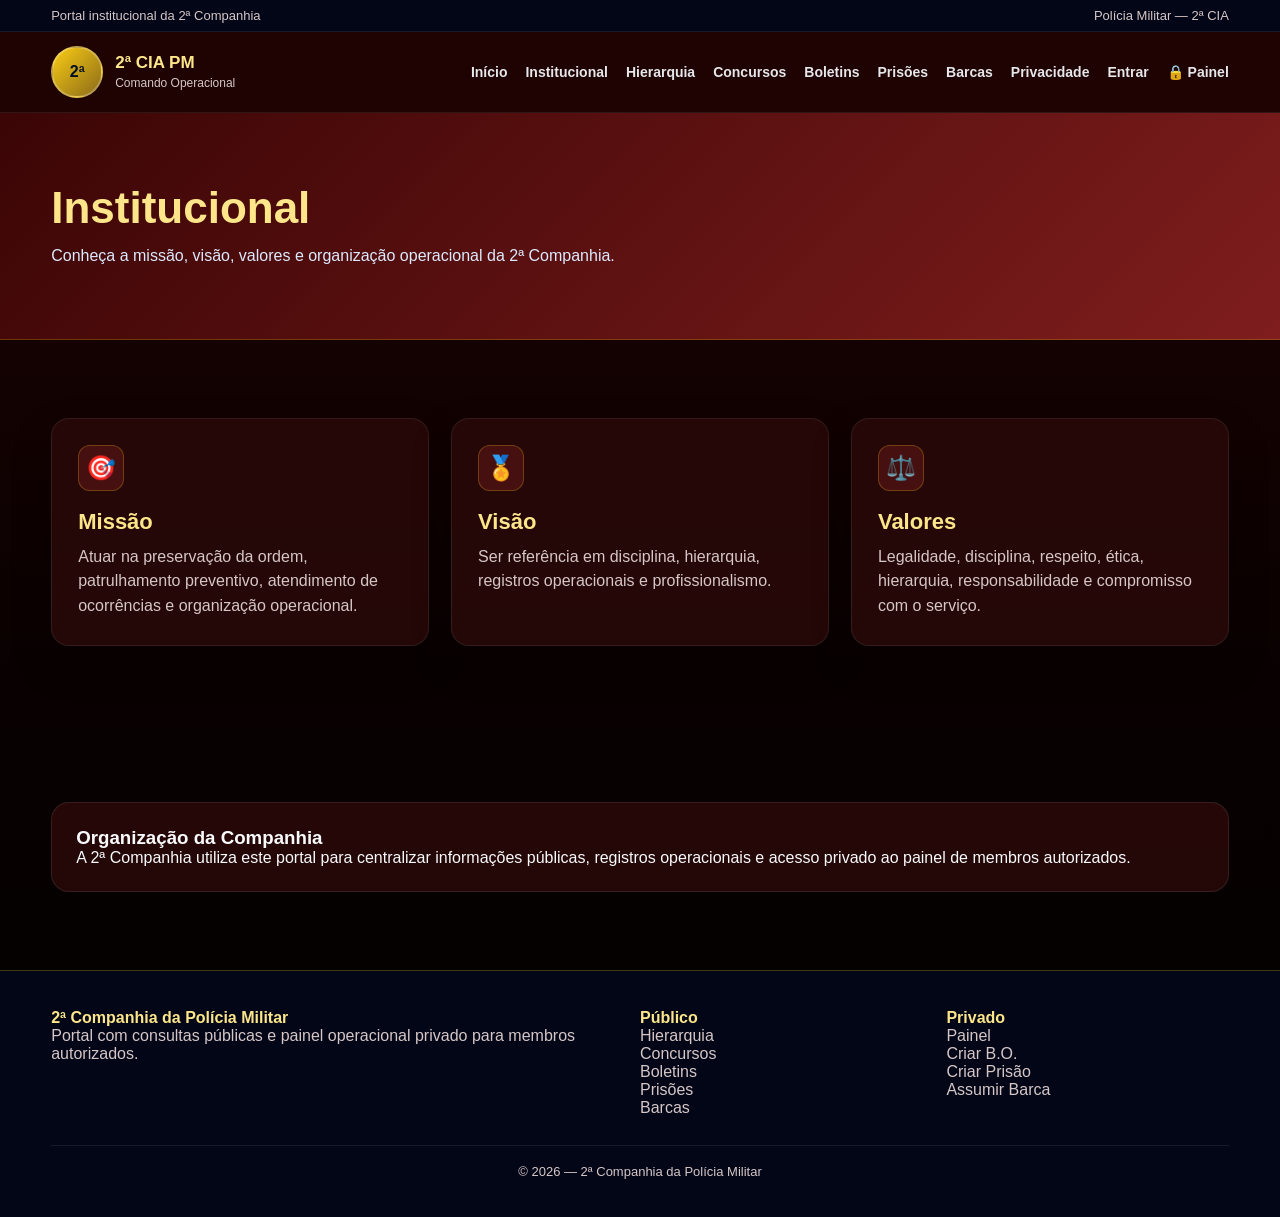
<file: institucional.html>
<!DOCTYPE html>
<html lang="pt-BR">
<head>
  <meta charset="UTF-8">
  <meta name="viewport" content="width=device-width, initial-scale=1.0">
  <title>Institucional | 2ª CIA PM</title>
  <link rel="stylesheet" href="assets/style.css">
</head>
<body>

<div class="topbar">
  <div class="container">
    <span>Portal institucional da 2ª Companhia</span>
    <span>Polícia Militar — 2ª CIA</span>
  </div>
</div>

<header class="navbar">
  <div class="container nav-content">
    <a class="brand" href="index.html">
      <div class="logo">2ª</div>
      <div>
        <strong>2ª CIA PM</strong>
        <span>Comando Operacional</span>
      </div>
    </a>

    <button class="mobile-btn" onclick="toggleMenu()">MENU</button>

    <nav class="menu" id="menu">
      <a href="index.html">Início</a>
      <a href="institucional.html">Institucional</a>
      <a href="hierarquia.html">Hierarquia</a>
      <a href="concurso.html">Concursos</a>
      <a href="boletins.html">Boletins</a>
      <a href="prisoes.html">Prisões</a>
      <a href="barcas.html">Barcas</a>
      <a href="politica.html">Privacidade</a>
      <a href="intranet.html">Entrar</a>
      <a href="painel.html" class="painel-link">🔒 Painel</a>
    </nav>
  </div>
</header>


<section class="page-hero">
  <div class="container">
    <h1>Institucional</h1>
    <p>Conheça a missão, visão, valores e organização operacional da 2ª Companhia.</p>
  </div>
</section>

<section class="section">
  <div class="container">
    <div class="grid">
      <div class="card">
        <div class="icon">🎯</div>
        <h3>Missão</h3>
        <p>Atuar na preservação da ordem, patrulhamento preventivo, atendimento de ocorrências e organização operacional.</p>
      </div>

      <div class="card">
        <div class="icon">🏅</div>
        <h3>Visão</h3>
        <p>Ser referência em disciplina, hierarquia, registros operacionais e profissionalismo.</p>
      </div>

      <div class="card">
        <div class="icon">⚖️</div>
        <h3>Valores</h3>
        <p>Legalidade, disciplina, respeito, ética, hierarquia, responsabilidade e compromisso com o serviço.</p>
      </div>
    </div>
  </div>
</section>

<section class="section">
  <div class="container">
    <div class="panel">
      <h3>Organização da Companhia</h3>
      <p>
        A 2ª Companhia utiliza este portal para centralizar informações públicas,
        registros operacionais e acesso privado ao painel de membros autorizados.
      </p>
    </div>
  </div>
</section>


<footer class="footer">
  <div class="container footer-grid">
    <div>
      <strong>2ª Companhia da Polícia Militar</strong>
      <p>Portal com consultas públicas e painel operacional privado para membros autorizados.</p>
    </div>

    <div>
      <strong>Público</strong>
      <p>Hierarquia<br>Concursos<br>Boletins<br>Prisões<br>Barcas</p>
    </div>

    <div>
      <strong>Privado</strong>
      <p>Painel<br>Criar B.O.<br>Criar Prisão<br>Assumir Barca</p>
    </div>
  </div>

  <div class="container copy">© 2026 — 2ª Companhia da Polícia Militar</div>
</footer>

<script src="assets/script.js"></script>

</body>
</html>
</file>
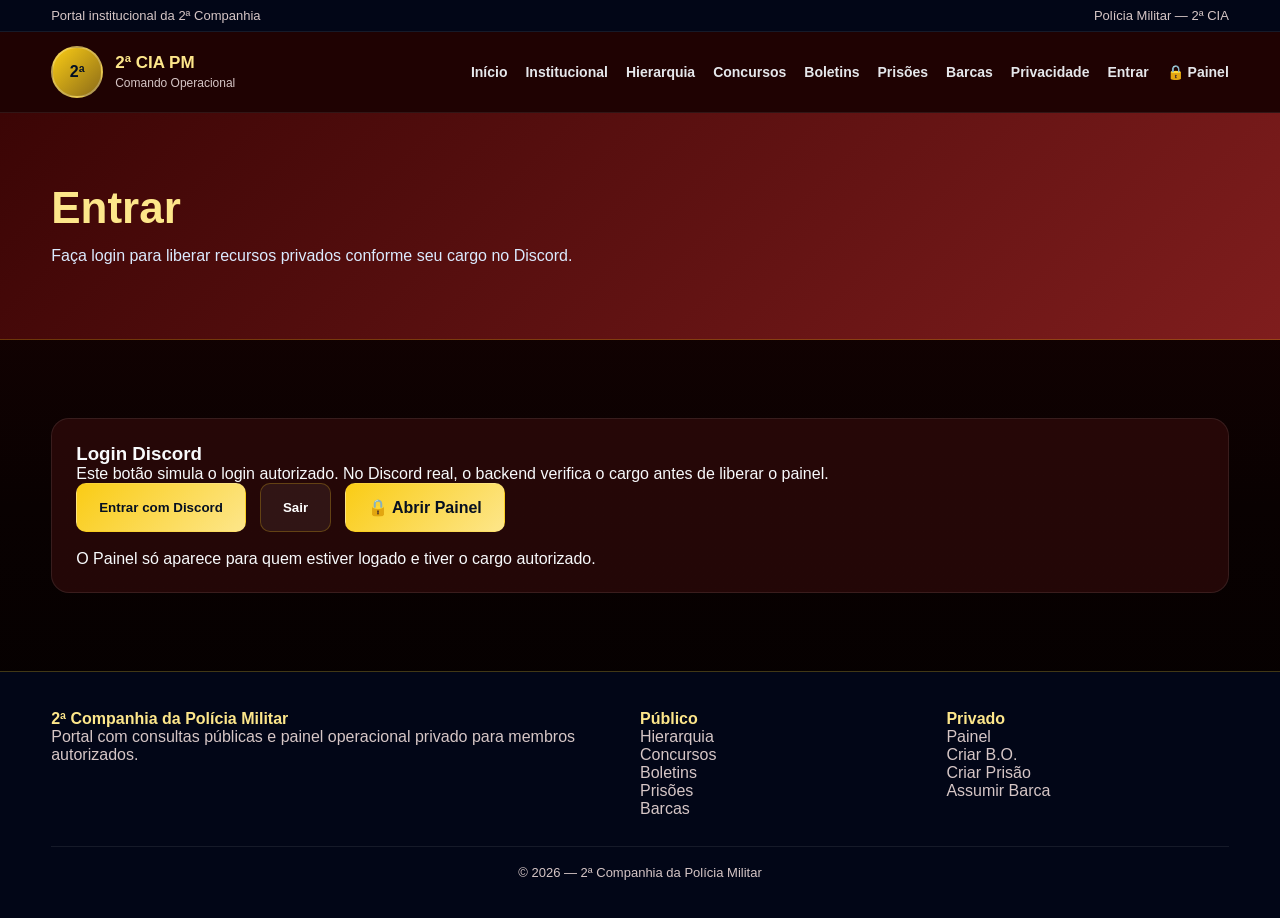
<file: intranet.html>
<!DOCTYPE html>
<html lang="pt-BR">
<head>
  <meta charset="UTF-8">
  <meta name="viewport" content="width=device-width, initial-scale=1.0">
  <title>Entrar | 2ª CIA PM</title>
  <link rel="stylesheet" href="assets/style.css">
</head>
<body>

<div class="topbar">
  <div class="container">
    <span>Portal institucional da 2ª Companhia</span>
    <span>Polícia Militar — 2ª CIA</span>
  </div>
</div>

<header class="navbar">
  <div class="container nav-content">
    <a class="brand" href="index.html">
      <div class="logo">2ª</div>
      <div>
        <strong>2ª CIA PM</strong>
        <span>Comando Operacional</span>
      </div>
    </a>

    <button class="mobile-btn" onclick="toggleMenu()">MENU</button>

    <nav class="menu" id="menu">
      <a href="index.html">Início</a>
      <a href="institucional.html">Institucional</a>
      <a href="hierarquia.html">Hierarquia</a>
      <a href="concurso.html">Concursos</a>
      <a href="boletins.html">Boletins</a>
      <a href="prisoes.html">Prisões</a>
      <a href="barcas.html">Barcas</a>
      <a href="politica.html">Privacidade</a>
      <a href="intranet.html">Entrar</a>
      <a href="painel.html" class="painel-link">🔒 Painel</a>
    </nav>
  </div>
</header>


<section class="page-hero">
  <div class="container">
    <h1>Entrar</h1>
    <p>Faça login para liberar recursos privados conforme seu cargo no Discord.</p>
  </div>
</section>

<section class="section">
  <div class="container">
    <div class="panel">
      <h3>Login Discord</h3>
      <p>Este botão simula o login autorizado. No Discord real, o backend verifica o cargo antes de liberar o painel.</p>

      <div class="actions">
        <button class="btn btn-primary" onclick="fakeDiscordLogin()">Entrar com Discord</button>
        <button class="btn btn-outline" onclick="logout()">Sair</button>
        <a class="btn btn-primary painel-link" href="painel.html">🔒 Abrir Painel</a>
      </div>

      <div class="sem-pm private-alert" style="margin-top:18px">
        O Painel só aparece para quem estiver logado e tiver o cargo autorizado.
      </div>
    </div>
  </div>
</section>


<footer class="footer">
  <div class="container footer-grid">
    <div>
      <strong>2ª Companhia da Polícia Militar</strong>
      <p>Portal com consultas públicas e painel operacional privado para membros autorizados.</p>
    </div>

    <div>
      <strong>Público</strong>
      <p>Hierarquia<br>Concursos<br>Boletins<br>Prisões<br>Barcas</p>
    </div>

    <div>
      <strong>Privado</strong>
      <p>Painel<br>Criar B.O.<br>Criar Prisão<br>Assumir Barca</p>
    </div>
  </div>

  <div class="container copy">© 2026 — 2ª Companhia da Polícia Militar</div>
</footer>

<script src="assets/script.js"></script>

</body>
</html>
</file>
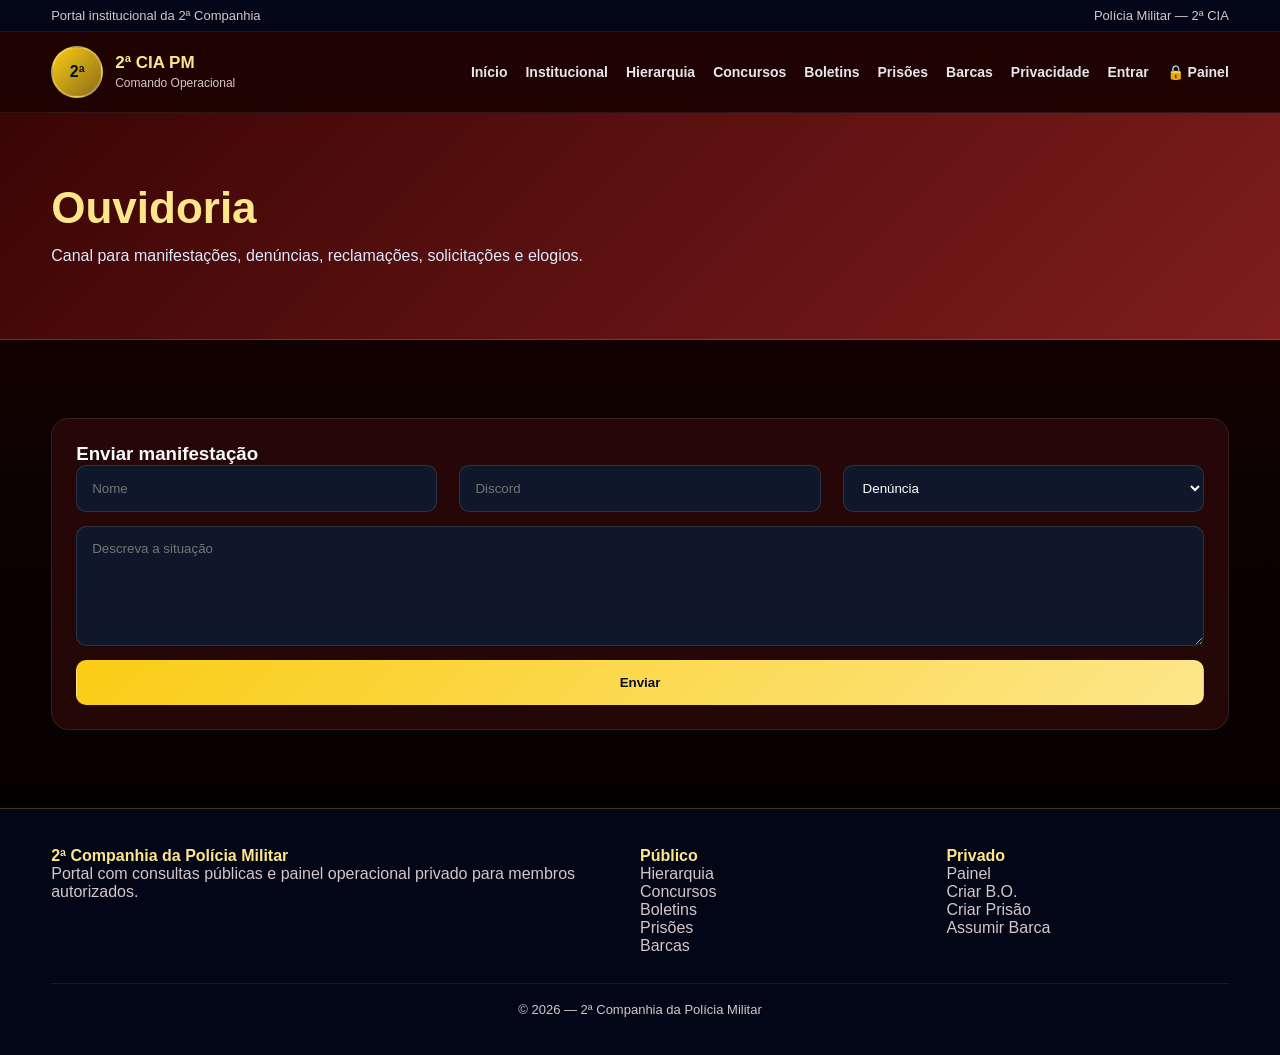
<file: ouvidoria.html>
<!DOCTYPE html>
<html lang="pt-BR">
<head>
  <meta charset="UTF-8">
  <meta name="viewport" content="width=device-width, initial-scale=1.0">
  <title>Ouvidoria | 2ª CIA PM</title>
  <link rel="stylesheet" href="assets/style.css">
</head>
<body>

<div class="topbar">
  <div class="container">
    <span>Portal institucional da 2ª Companhia</span>
    <span>Polícia Militar — 2ª CIA</span>
  </div>
</div>

<header class="navbar">
  <div class="container nav-content">
    <a class="brand" href="index.html">
      <div class="logo">2ª</div>
      <div>
        <strong>2ª CIA PM</strong>
        <span>Comando Operacional</span>
      </div>
    </a>

    <button class="mobile-btn" onclick="toggleMenu()">MENU</button>

    <nav class="menu" id="menu">
      <a href="index.html">Início</a>
      <a href="institucional.html">Institucional</a>
      <a href="hierarquia.html">Hierarquia</a>
      <a href="concurso.html">Concursos</a>
      <a href="boletins.html">Boletins</a>
      <a href="prisoes.html">Prisões</a>
      <a href="barcas.html">Barcas</a>
      <a href="politica.html">Privacidade</a>
      <a href="intranet.html">Entrar</a>
      <a href="painel.html" class="painel-link">🔒 Painel</a>
    </nav>
  </div>
</header>


<section class="page-hero">
  <div class="container">
    <h1>Ouvidoria</h1>
    <p>Canal para manifestações, denúncias, reclamações, solicitações e elogios.</p>
  </div>
</section>

<section class="section">
  <div class="container">
    <div class="panel">
      <h3>Enviar manifestação</h3>
      <form class="form">
        <div class="grid">
          <input class="input" placeholder="Nome">
          <input class="input" placeholder="Discord">
          <select>
            <option>Denúncia</option>
            <option>Reclamação</option>
            <option>Solicitação</option>
            <option>Elogio</option>
          </select>
        </div>
        <textarea placeholder="Descreva a situação"></textarea>
        <button type="button" class="btn btn-primary">Enviar</button>
      </form>
    </div>
  </div>
</section>


<footer class="footer">
  <div class="container footer-grid">
    <div>
      <strong>2ª Companhia da Polícia Militar</strong>
      <p>Portal com consultas públicas e painel operacional privado para membros autorizados.</p>
    </div>

    <div>
      <strong>Público</strong>
      <p>Hierarquia<br>Concursos<br>Boletins<br>Prisões<br>Barcas</p>
    </div>

    <div>
      <strong>Privado</strong>
      <p>Painel<br>Criar B.O.<br>Criar Prisão<br>Assumir Barca</p>
    </div>
  </div>

  <div class="container copy">© 2026 — 2ª Companhia da Polícia Militar</div>
</footer>

<script src="assets/script.js"></script>

</body>
</html>
</file>
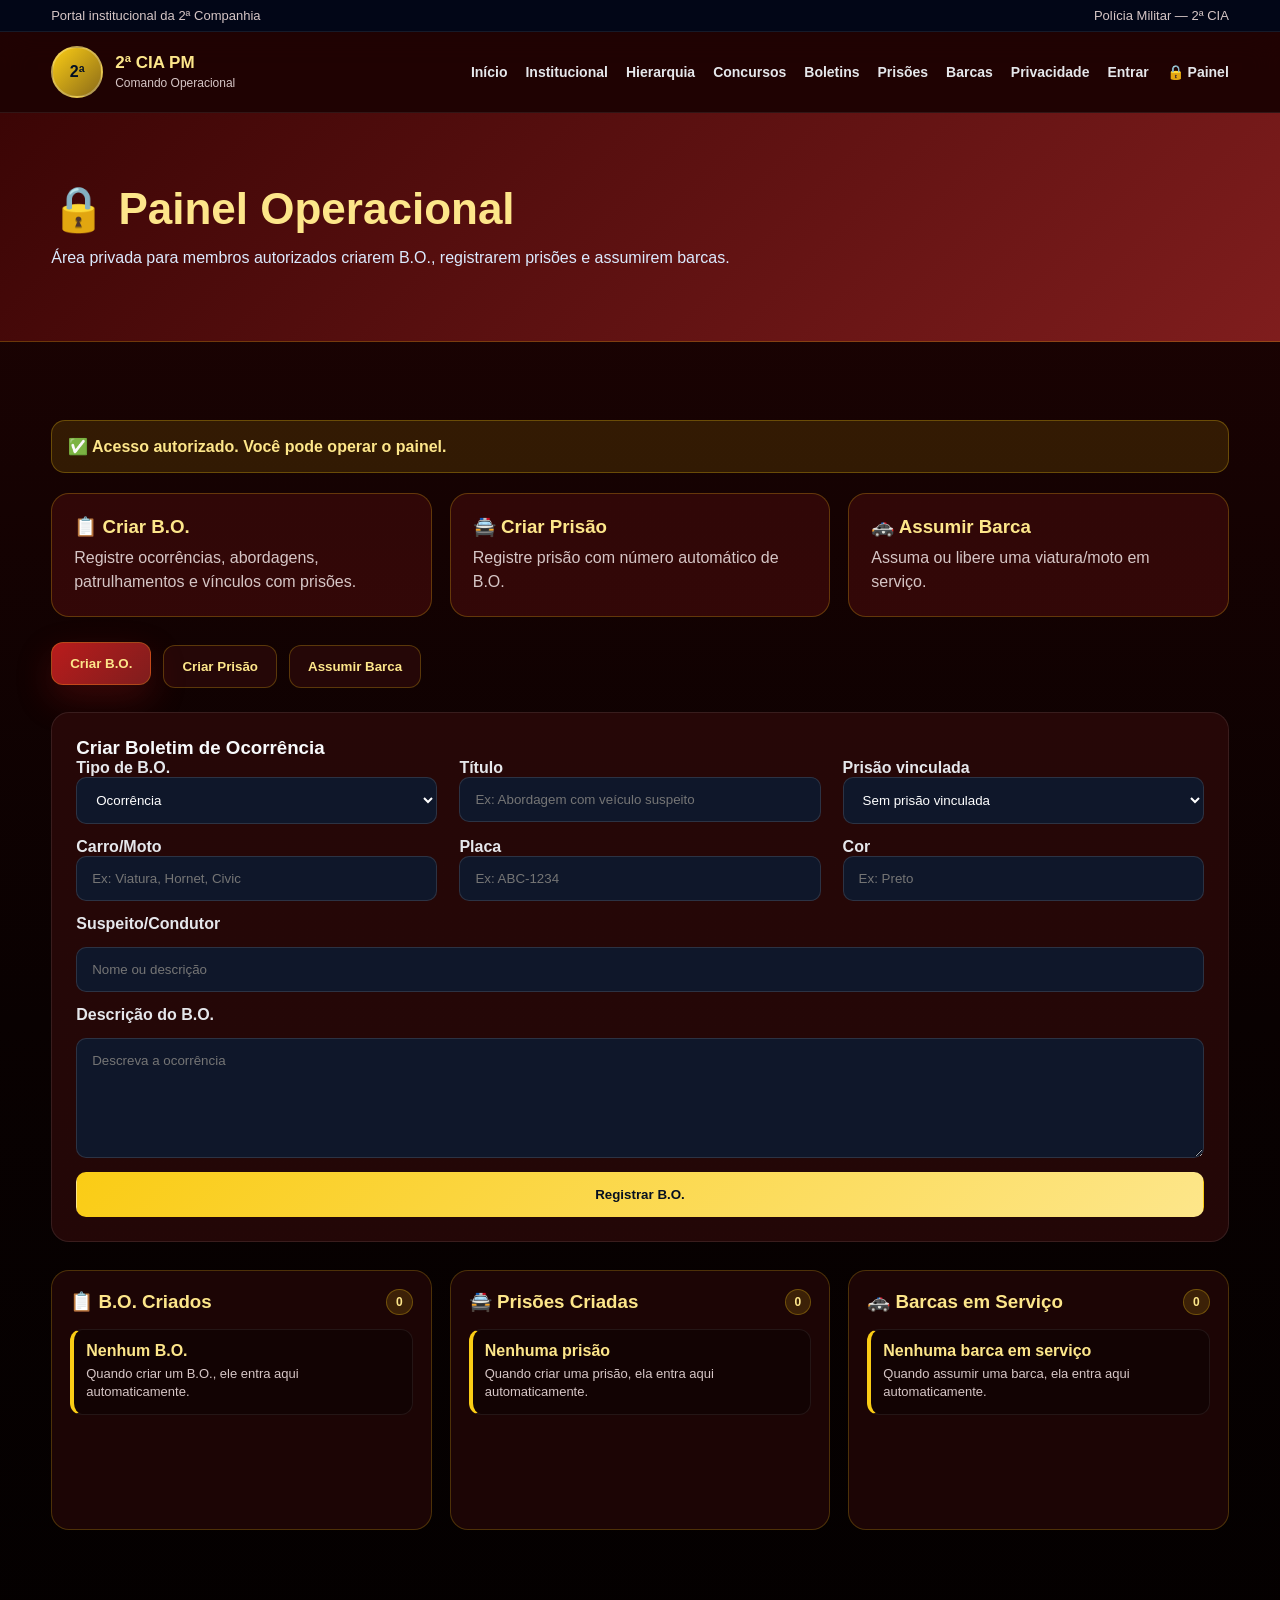
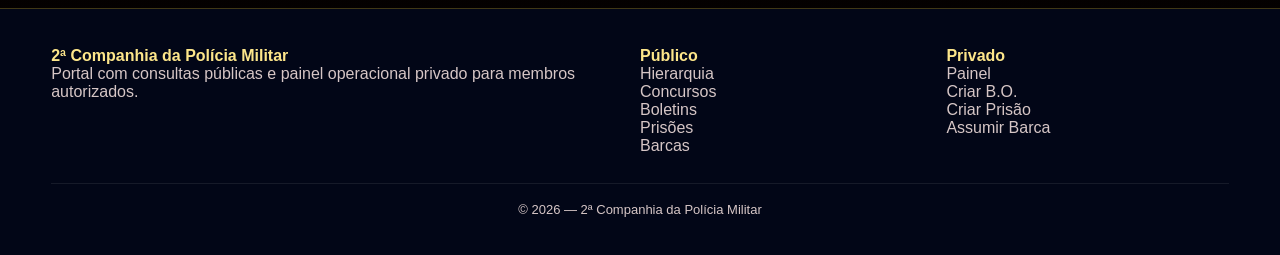
<file: painel.html>
<!DOCTYPE html>
<html lang="pt-BR">
<head>
  <meta charset="UTF-8">
  <meta name="viewport" content="width=device-width, initial-scale=1.0">
  <title>Painel | 2ª CIA PM</title>
  <link rel="stylesheet" href="assets/style.css">
</head>
<body>

<div class="topbar">
  <div class="container">
    <span>Portal institucional da 2ª Companhia</span>
    <span>Polícia Militar — 2ª CIA</span>
  </div>
</div>

<header class="navbar">
  <div class="container nav-content">
    <a class="brand" href="index.html">
      <div class="logo">2ª</div>
      <div>
        <strong>2ª CIA PM</strong>
        <span>Comando Operacional</span>
      </div>
    </a>

    <button class="mobile-btn" onclick="toggleMenu()">MENU</button>

    <nav class="menu" id="menu">
      <a href="index.html">Início</a>
      <a href="institucional.html">Institucional</a>
      <a href="hierarquia.html">Hierarquia</a>
      <a href="concurso.html">Concursos</a>
      <a href="boletins.html">Boletins</a>
      <a href="prisoes.html">Prisões</a>
      <a href="barcas.html">Barcas</a>
      <a href="politica.html">Privacidade</a>
      <a href="intranet.html">Entrar</a>
      <a href="painel.html" class="painel-link">🔒 Painel</a>
    </nav>
  </div>
</header>


<section class="page-hero">
  <div class="container">
    <h1>🔒 Painel Operacional</h1>
    <p>Área privada para membros autorizados criarem B.O., registrarem prisões e assumirem barcas.</p>
  </div>
</section>

<section class="section">
  <div class="container">
    <div class="only-pm">
      <div class="lock-msg">✅ Acesso autorizado. Você pode operar o painel.</div>

      <div class="quick-actions">
        <div class="quick-card" onclick="abrirAbaPainel('aba-boletim')">
          <h3>📋 Criar B.O.</h3>
          <p>Registre ocorrências, abordagens, patrulhamentos e vínculos com prisões.</p>
        </div>

        <div class="quick-card" onclick="abrirAbaPainel('aba-prisao')">
          <h3>🚔 Criar Prisão</h3>
          <p>Registre prisão com número automático de B.O.</p>
        </div>

        <div class="quick-card" onclick="abrirAbaPainel('aba-barca')">
          <h3>🚓 Assumir Barca</h3>
          <p>Assuma ou libere uma viatura/moto em serviço.</p>
        </div>
      </div>

      <div class="panel-tabs">
        <button class="tab-btn active" data-tab="aba-boletim" onclick="abrirAbaPainel('aba-boletim')">Criar B.O.</button>
        <button class="tab-btn" data-tab="aba-prisao" onclick="abrirAbaPainel('aba-prisao')">Criar Prisão</button>
        <button class="tab-btn" data-tab="aba-barca" onclick="abrirAbaPainel('aba-barca')">Assumir Barca</button>
      </div>

      <div id="aba-boletim" class="tab-content active">
        <div class="panel">
          <h3>Criar Boletim de Ocorrência</h3>
          <form class="form" onsubmit="criarBoletim(event)">
            <div class="grid">
              <div>
                <label>Tipo de B.O.</label>
                <select id="tipoBoletim">
                  <option>Ocorrência</option>
                  <option>Patrulhamento</option>
                  <option>Abordagem</option>
                  <option>Perseguição</option>
                  <option>Prisão</option>
                </select>
              </div>

              <div>
                <label>Título</label>
                <input class="input" id="tituloBoletim" required placeholder="Ex: Abordagem com veículo suspeito">
              </div>

              <div>
                <label>Prisão vinculada</label>
                <select id="prisaoVinculada">
                  <option value="">Sem prisão vinculada</option>
                </select>
              </div>
            </div>

            <div class="grid">
              <div>
                <label>Carro/Moto</label>
                <input class="input" id="veiculoBoletim" placeholder="Ex: Viatura, Hornet, Civic">
              </div>

              <div>
                <label>Placa</label>
                <input class="input" id="placaBoletim" placeholder="Ex: ABC-1234">
              </div>

              <div>
                <label>Cor</label>
                <input class="input" id="corBoletim" placeholder="Ex: Preto">
              </div>
            </div>

            <label>Suspeito/Condutor</label>
            <input class="input" id="suspeitoBoletim" placeholder="Nome ou descrição">

            <label>Descrição do B.O.</label>
            <textarea id="descricaoBoletim" placeholder="Descreva a ocorrência"></textarea>

            <button class="btn btn-primary">Registrar B.O.</button>
            <div id="boletimResult" class="result"></div>
          </form>
        </div>
      </div>

      <div id="aba-prisao" class="tab-content">
        <div class="panel">
          <h3>Criar Prisão</h3>
          <form class="form" onsubmit="criarPrisao(event)">
            <div class="grid">
              <div>
                <label>Nome do preso</label>
                <input class="input" id="nomePreso" required placeholder="Nome completo">
              </div>

              <div>
                <label>ID do preso</label>
                <input class="input" id="idPreso" placeholder="Ex: 123">
              </div>

              <div>
                <label>Motivo</label>
                <input class="input" id="motivoPrisao" required placeholder="Ex: Roubo, fuga, porte ilegal">
              </div>
            </div>

            <div class="grid">
              <div>
                <label>Tempo/Pena</label>
                <input class="input" id="penaPrisao" placeholder="Ex: 30 meses">
              </div>

              <div>
                <label>Oficial responsável</label>
                <input class="input" id="responsavelPrisao" required placeholder="Nome do policial">
              </div>

              <div>
                <label>Veículo envolvido</label>
                <input class="input" id="veiculoPrisao" placeholder="Carro/moto se houver">
              </div>
            </div>

            <div class="grid">
              <div>
                <label>Placa</label>
                <input class="input" id="placaPrisao" placeholder="Ex: ABC-1234">
              </div>

              <div>
                <label>Observações</label>
                <input class="input" id="obsPrisao" placeholder="Informações extras">
              </div>
            </div>

            <button class="btn btn-primary">Registrar prisão</button>
            <div id="prisaoResult" class="result"></div>
          </form>
        </div>
      </div>

      <div id="aba-barca" class="tab-content">
        <div class="panel">
          <h3>Assumir Barca</h3>
          <p>Escolha uma barca livre para assumir ou libere uma barca ocupada.</p>
          <br>
          <div id="barcaGrid" class="barca-grid"></div>
        </div>
      </div>

      <div class="category-board">
        <div class="category-column">
          <h3>📋 B.O. Criados <span class="category-count" id="countBoletinsPainel">0</span></h3>
          <div id="painelBoletinsLista"></div>
        </div>

        <div class="category-column">
          <h3>🚔 Prisões Criadas <span class="category-count" id="countPrisoesPainel">0</span></h3>
          <div id="painelPrisoesLista"></div>
        </div>

        <div class="category-column">
          <h3>🚓 Barcas em Serviço <span class="category-count" id="countBarcasPainel">0</span></h3>
          <div id="painelBarcasLista"></div>
        </div>
      </div>
    </div>
  </div>
</section>


<footer class="footer">
  <div class="container footer-grid">
    <div>
      <strong>2ª Companhia da Polícia Militar</strong>
      <p>Portal com consultas públicas e painel operacional privado para membros autorizados.</p>
    </div>

    <div>
      <strong>Público</strong>
      <p>Hierarquia<br>Concursos<br>Boletins<br>Prisões<br>Barcas</p>
    </div>

    <div>
      <strong>Privado</strong>
      <p>Painel<br>Criar B.O.<br>Criar Prisão<br>Assumir Barca</p>
    </div>
  </div>

  <div class="container copy">© 2026 — 2ª Companhia da Polícia Militar</div>
</footer>

<script src="assets/script.js"></script>

</body>
</html>
</file>
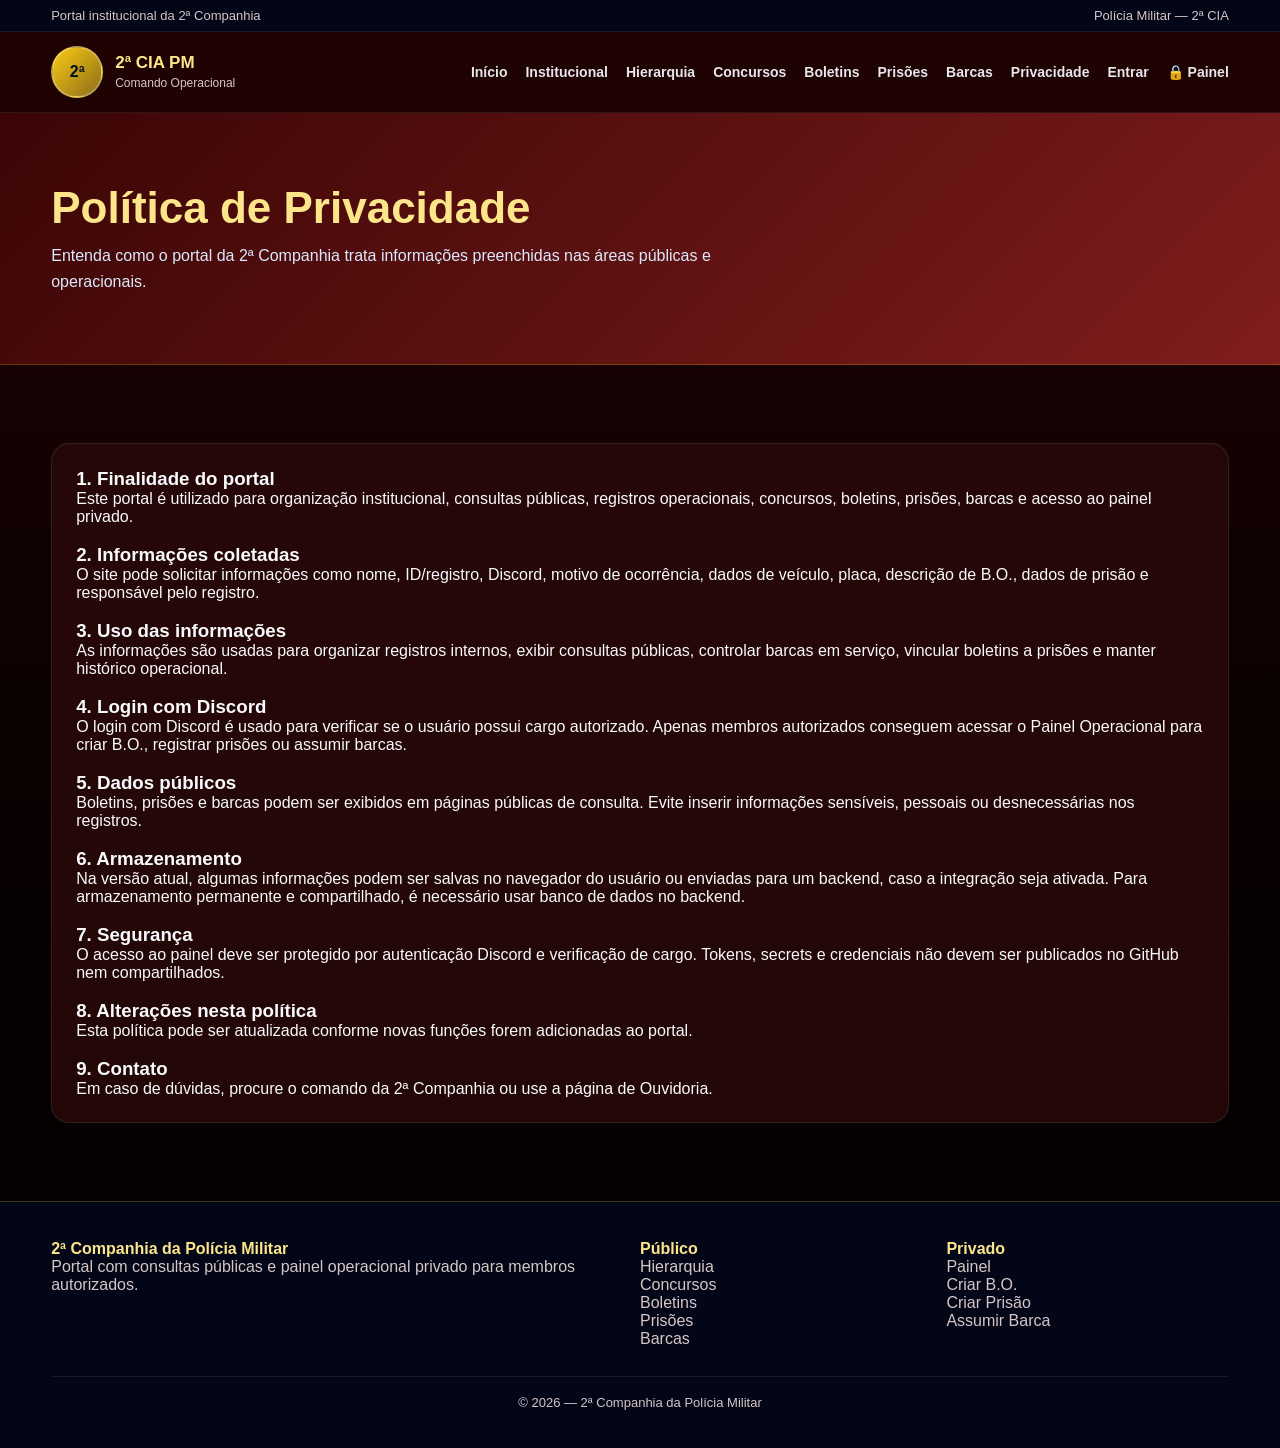
<file: politica.html>
<!DOCTYPE html>
<html lang="pt-BR">
<head>
  <meta charset="UTF-8">
  <meta name="viewport" content="width=device-width, initial-scale=1.0">
  <title>Política de Privacidade | 2ª CIA PM</title>
  <link rel="stylesheet" href="assets/style.css">
</head>
<body>
<div class="topbar">
  <div class="container">
    <span>Portal institucional da 2ª Companhia</span>
    <span>Polícia Militar — 2ª CIA</span>
  </div>
</div>

<header class="navbar">
  <div class="container nav-content">
    <a class="brand" href="index.html">
      <div class="logo">2ª</div>
      <div>
        <strong>2ª CIA PM</strong>
        <span>Comando Operacional</span>
      </div>
    </a>

    <button class="mobile-btn" onclick="toggleMenu()">MENU</button>

    <nav class="menu" id="menu">
      <a href="index.html">Início</a>
      <a href="institucional.html">Institucional</a>
      <a href="hierarquia.html">Hierarquia</a>
      <a href="concurso.html">Concursos</a>
      <a href="boletins.html">Boletins</a>
      <a href="prisoes.html">Prisões</a>
      <a href="barcas.html">Barcas</a>
      <a href="politica.html">Privacidade</a>
      <a href="intranet.html">Entrar</a>
      <a href="painel.html" class="painel-link">🔒 Painel</a>
    </nav>
  </div>
</header>

<section class="page-hero">
  <div class="container">
    <h1>Política de Privacidade</h1>
    <p>Entenda como o portal da 2ª Companhia trata informações preenchidas nas áreas públicas e operacionais.</p>
  </div>
</section>

<section class="section">
  <div class="container">
    <div class="panel">
      <h3>1. Finalidade do portal</h3>
      <p>
        Este portal é utilizado para organização institucional, consultas públicas,
        registros operacionais, concursos, boletins, prisões, barcas e acesso ao painel privado.
      </p>
      <br>

      <h3>2. Informações coletadas</h3>
      <p>
        O site pode solicitar informações como nome, ID/registro, Discord, motivo de ocorrência,
        dados de veículo, placa, descrição de B.O., dados de prisão e responsável pelo registro.
      </p>
      <br>

      <h3>3. Uso das informações</h3>
      <p>
        As informações são usadas para organizar registros internos, exibir consultas públicas,
        controlar barcas em serviço, vincular boletins a prisões e manter histórico operacional.
      </p>
      <br>

      <h3>4. Login com Discord</h3>
      <p>
        O login com Discord é usado para verificar se o usuário possui cargo autorizado.
        Apenas membros autorizados conseguem acessar o Painel Operacional para criar B.O.,
        registrar prisões ou assumir barcas.
      </p>
      <br>

      <h3>5. Dados públicos</h3>
      <p>
        Boletins, prisões e barcas podem ser exibidos em páginas públicas de consulta.
        Evite inserir informações sensíveis, pessoais ou desnecessárias nos registros.
      </p>
      <br>

      <h3>6. Armazenamento</h3>
      <p>
        Na versão atual, algumas informações podem ser salvas no navegador do usuário
        ou enviadas para um backend, caso a integração seja ativada. Para armazenamento
        permanente e compartilhado, é necessário usar banco de dados no backend.
      </p>
      <br>

      <h3>7. Segurança</h3>
      <p>
        O acesso ao painel deve ser protegido por autenticação Discord e verificação de cargo.
        Tokens, secrets e credenciais não devem ser publicados no GitHub nem compartilhados.
      </p>
      <br>

      <h3>8. Alterações nesta política</h3>
      <p>
        Esta política pode ser atualizada conforme novas funções forem adicionadas ao portal.
      </p>
      <br>

      <h3>9. Contato</h3>
      <p>
        Em caso de dúvidas, procure o comando da 2ª Companhia ou use a página de Ouvidoria.
      </p>
    </div>
  </div>
</section>

<footer class="footer">
  <div class="container footer-grid">
    <div>
      <strong>2ª Companhia da Polícia Militar</strong>
      <p>Portal com consultas públicas e painel operacional privado para membros autorizados.</p>
    </div>

    <div>
      <strong>Público</strong>
      <p>Hierarquia<br>Concursos<br>Boletins<br>Prisões<br>Barcas</p>
    </div>

    <div>
      <strong>Privado</strong>
      <p>Painel<br>Criar B.O.<br>Criar Prisão<br>Assumir Barca</p>
    </div>
  </div>

  <div class="container copy">© 2026 — 2ª Companhia da Polícia Militar</div>
</footer>

<script src="assets/script.js"></script>
</body>
</html>
</file>
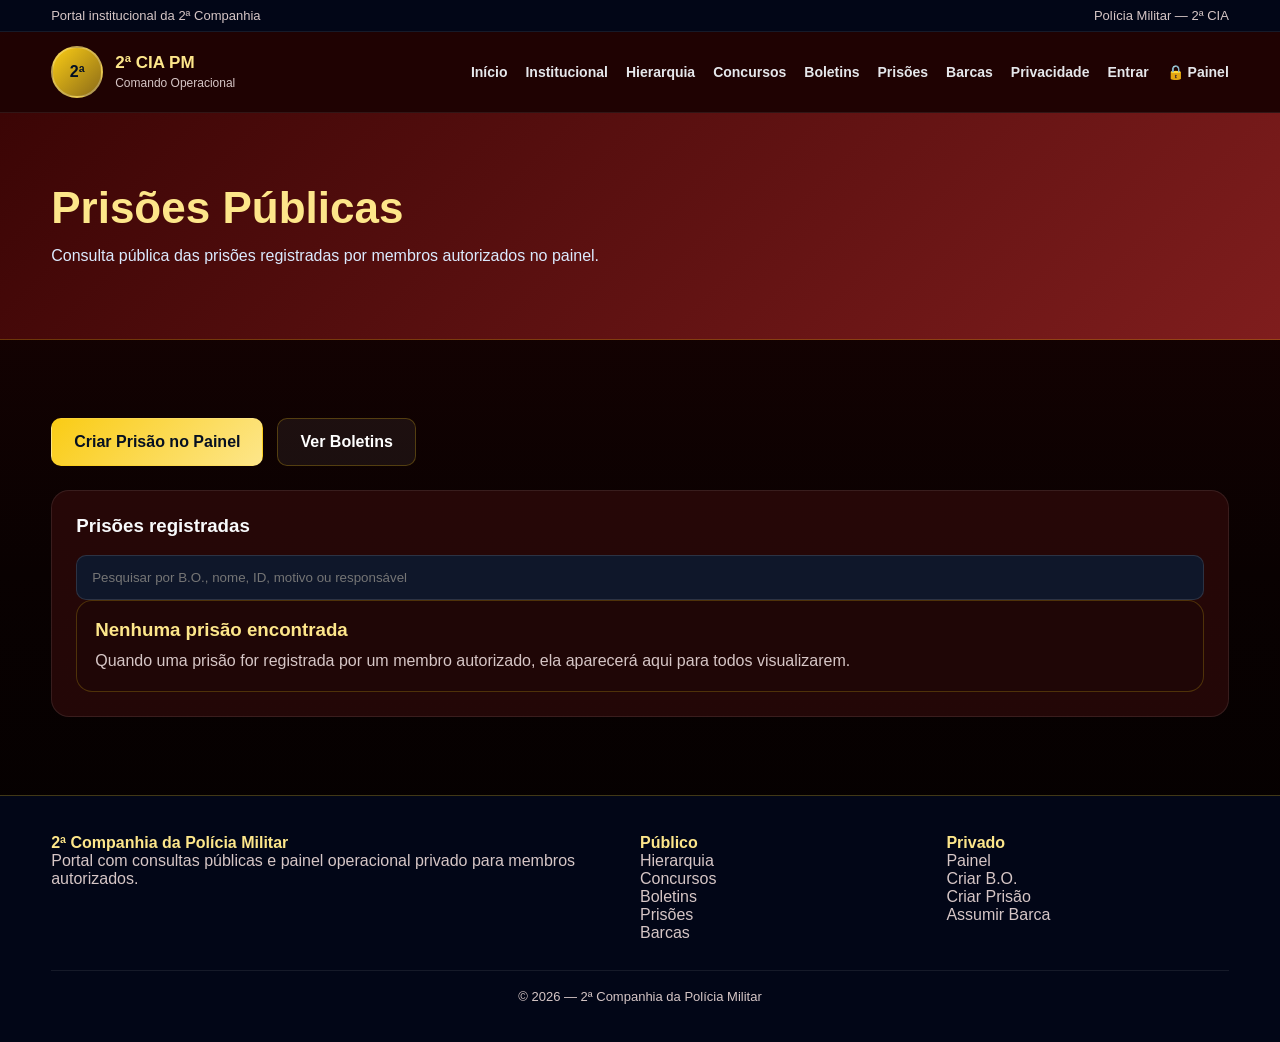
<file: prisoes.html>
<!DOCTYPE html>
<html lang="pt-BR">
<head>
  <meta charset="UTF-8">
  <meta name="viewport" content="width=device-width, initial-scale=1.0">
  <title>Prisões | 2ª CIA PM</title>
  <link rel="stylesheet" href="assets/style.css">
</head>
<body>

<div class="topbar">
  <div class="container">
    <span>Portal institucional da 2ª Companhia</span>
    <span>Polícia Militar — 2ª CIA</span>
  </div>
</div>

<header class="navbar">
  <div class="container nav-content">
    <a class="brand" href="index.html">
      <div class="logo">2ª</div>
      <div>
        <strong>2ª CIA PM</strong>
        <span>Comando Operacional</span>
      </div>
    </a>

    <button class="mobile-btn" onclick="toggleMenu()">MENU</button>

    <nav class="menu" id="menu">
      <a href="index.html">Início</a>
      <a href="institucional.html">Institucional</a>
      <a href="hierarquia.html">Hierarquia</a>
      <a href="concurso.html">Concursos</a>
      <a href="boletins.html">Boletins</a>
      <a href="prisoes.html">Prisões</a>
      <a href="barcas.html">Barcas</a>
      <a href="politica.html">Privacidade</a>
      <a href="intranet.html">Entrar</a>
      <a href="painel.html" class="painel-link">🔒 Painel</a>
    </nav>
  </div>
</header>


<section class="page-hero">
  <div class="container">
    <h1>Prisões Públicas</h1>
    <p>Consulta pública das prisões registradas por membros autorizados no painel.</p>
  </div>
</section>

<section class="section">
  <div class="container">
    <div class="actions" style="margin-bottom:24px">
      <a class="btn btn-primary painel-link" href="painel.html">Criar Prisão no Painel</a>
      <a class="btn btn-outline" href="boletins.html">Ver Boletins</a>
    </div>

    <div class="panel">
      <h3>Prisões registradas</h3>
      <br>
      <input class="input" id="buscarPrisao" placeholder="Pesquisar por B.O., nome, ID, motivo ou responsável">
      <div id="listaPrisoes"></div>
    </div>
  </div>
</section>


<footer class="footer">
  <div class="container footer-grid">
    <div>
      <strong>2ª Companhia da Polícia Militar</strong>
      <p>Portal com consultas públicas e painel operacional privado para membros autorizados.</p>
    </div>

    <div>
      <strong>Público</strong>
      <p>Hierarquia<br>Concursos<br>Boletins<br>Prisões<br>Barcas</p>
    </div>

    <div>
      <strong>Privado</strong>
      <p>Painel<br>Criar B.O.<br>Criar Prisão<br>Assumir Barca</p>
    </div>
  </div>

  <div class="container copy">© 2026 — 2ª Companhia da Polícia Militar</div>
</footer>

<script src="assets/script.js"></script>

</body>
</html>
</file>
<file: assets/style.css>
:root{
  --bg:#170303;
  --bg2:#2b0505;
  --card:#240707;
  --card2:#3b0b0b;
  --gold:#facc15;
  --gold2:#fde68a;
  --blue:#991b1b;
  --red:#b91c1c;
  --red2:#ef4444;
  --text:#f8fafc;
  --muted:#d6c6c6;
  --danger:#ef4444;
  --success:#22c55e;
  --border:rgba(250,204,21,.25);
}
*{margin:0;padding:0;box-sizing:border-box;font-family:Arial,Helvetica,sans-serif}
html{scroll-behavior:smooth}
body{background:linear-gradient(180deg,#210303,#090101 55%,#020000);color:var(--text);overflow-x:hidden}
a{text-decoration:none;color:inherit}
.container{width:min(1180px,92%);margin:auto}
.topbar{background:#020617;color:var(--muted);font-size:13px;padding:8px 0;border-bottom:1px solid rgba(255,255,255,.08)}
.topbar .container{display:flex;justify-content:space-between;gap:10px;flex-wrap:wrap}
.navbar{position:sticky;top:0;z-index:10;background:rgba(7,16,31,.92);backdrop-filter:blur(14px);border-bottom:1px solid rgba(255,255,255,.08)}
.nav-content{display:flex;align-items:center;justify-content:space-between;padding:14px 0;gap:16px}
.brand{display:flex;align-items:center;gap:12px}
.logo{width:52px;height:52px;border-radius:50%;background:linear-gradient(135deg,var(--gold),#8b6b18);display:grid;place-items:center;color:#031024;font-weight:900;border:2px solid rgba(255,255,255,.25)}
.brand strong{display:block;color:var(--gold2);font-size:17px}
.brand span{font-size:12px;color:var(--muted)}
.menu{display:flex;gap:18px;align-items:center;flex-wrap:wrap}
.menu a{color:#e5e7eb;font-weight:700;font-size:14px}
.menu a:hover{color:var(--gold2)}
.mobile-btn{display:none;background:var(--gold);border:0;border-radius:8px;padding:10px 12px;font-weight:900}
.hero{position:relative;min-height:620px;display:grid;align-items:center;overflow:hidden}
.hero:before{
  content:"";position:absolute;inset:0;
  background:
    linear-gradient(90deg,rgba(2,6,23,.92),rgba(7,16,31,.75),rgba(7,16,31,.45)),
    radial-gradient(circle at 80% 20%,rgba(214,173,60,.25),transparent 30%),
    url('assets/hero.svg');
  background-size:cover;background-position:center;
}
.hero .container{position:relative;z-index:1}
.badge{display:inline-flex;gap:8px;align-items:center;background:rgba(214,173,60,.14);border:1px solid var(--border);color:var(--gold2);padding:9px 14px;border-radius:999px;font-weight:800;font-size:13px;margin-bottom:18px}
.hero h1{font-size:clamp(36px,6vw,76px);line-height:.96;max-width:860px;color:white;text-transform:uppercase}
.hero h1 span{color:var(--gold2)}
.hero p{max-width:730px;color:#dbeafe;font-size:18px;line-height:1.6;margin:22px 0}
.actions{display:flex;gap:14px;flex-wrap:wrap}
.btn{display:inline-block;padding:14px 22px;border-radius:10px;font-weight:900;border:1px solid transparent;cursor:pointer}
.btn-primary{background:linear-gradient(135deg,var(--gold),var(--gold2));color:#061021}
.btn-outline{border-color:var(--border);color:white;background:rgba(255,255,255,.06)}
.btn:hover{transform:translateY(-1px)}
.notice{background:#111827;border-top:1px solid var(--border);border-bottom:1px solid var(--border);padding:14px 0;color:#fde68a;text-align:center;font-weight:800}
.section{padding:78px 0}
.section-title{text-align:center;margin-bottom:38px}
.section-title small{color:var(--gold2);font-weight:900;text-transform:uppercase;letter-spacing:1px}
.section-title h2{font-size:clamp(28px,4vw,44px);margin-top:8px}
.section-title p{color:var(--muted);max-width:760px;margin:12px auto 0;line-height:1.6}
.grid{display:grid;grid-template-columns:repeat(3,1fr);gap:22px}
.card{background:linear-gradient(180deg,var(--card),rgba(15,23,42,.82));border:1px solid rgba(255,255,255,.08);border-radius:18px;padding:26px;box-shadow:0 18px 40px rgba(0,0,0,.22)}
.card h3{color:var(--gold2);margin-bottom:10px;font-size:22px}
.card p,.card li{color:var(--muted);line-height:1.55}
.icon{width:46px;height:46px;border-radius:12px;background:rgba(214,173,60,.15);display:grid;place-items:center;margin-bottom:18px;font-size:24px;border:1px solid var(--border)}
.rank-block{margin-bottom:24px;background:rgba(16,29,54,.86);border:1px solid rgba(255,255,255,.08);border-left:5px solid var(--gold);border-radius:18px;padding:24px}
.rank-head{display:flex;align-items:center;justify-content:space-between;gap:12px;flex-wrap:wrap;margin-bottom:18px}
.rank-head h3{font-size:23px;color:var(--gold2)}
.rank-head span{color:var(--muted);font-size:14px}
.members{display:grid;grid-template-columns:repeat(auto-fit,minmax(180px,1fr));gap:12px}
.member{background:#1e293b;border:1px solid rgba(255,255,255,.07);padding:13px;border-radius:12px;font-weight:800;text-align:center}
.news-grid{display:grid;grid-template-columns:2fr 1fr;gap:22px}
.news-main{min-height:300px;background:linear-gradient(rgba(0,0,0,.45),rgba(0,0,0,.8)),url('assets/news.svg');background-size:cover;background-position:center;display:flex;align-items:end}
.news-tag{display:inline-block;background:var(--gold);color:#07101f;padding:7px 10px;border-radius:8px;font-size:12px;font-weight:900;margin-bottom:10px}
.panel{background:rgba(15,23,42,.9);border:1px solid rgba(255,255,255,.09);border-radius:18px;padding:24px}
.form{display:grid;gap:14px}
.input, textarea, select{width:100%;padding:14px 15px;border-radius:10px;border:1px solid rgba(255,255,255,.12);background:#0f172a;color:white;outline:none}
textarea{min-height:120px;resize:vertical}
label{font-weight:800;color:#e5e7eb}
.result{margin-top:18px;padding:16px;border-radius:12px;display:none;font-weight:800}
.result.ok{display:block;background:rgba(34,197,94,.15);border:1px solid rgba(34,197,94,.35);color:#bbf7d0}
.result.bad{display:block;background:rgba(239,68,68,.15);border:1px solid rgba(239,68,68,.35);color:#fecaca}
.login-box{max-width:520px;margin:auto}
.hidden{display:none!important}
.boletim-item{display:flex;justify-content:space-between;gap:10px;padding:14px;border-bottom:1px solid rgba(255,255,255,.08);color:var(--muted)}
.footer{background:#020617;border-top:1px solid var(--border);padding:38px 0;color:var(--muted)}
.footer-grid{display:grid;grid-template-columns:2fr 1fr 1fr;gap:24px}
.footer strong{color:var(--gold2)}
.copy{text-align:center;margin-top:28px;padding-top:18px;border-top:1px solid rgba(255,255,255,.08);font-size:13px}
.page-hero{padding:70px 0;background:linear-gradient(135deg,#06142e,#0b2c5f);border-bottom:1px solid var(--border)}
.page-hero h1{font-size:44px;color:var(--gold2)}
.page-hero p{color:#dbeafe;margin-top:10px;max-width:750px;line-height:1.6}
.table{width:100%;border-collapse:collapse;background:rgba(15,23,42,.85);border-radius:16px;overflow:hidden}
.table th,.table td{padding:15px;border-bottom:1px solid rgba(255,255,255,.08);text-align:left;color:var(--muted)}
.table th{background:#0b1730;color:var(--gold2)}
@media(max-width:850px){
  .mobile-btn{display:block}
  .menu{display:none;width:100%;flex-direction:column;align-items:flex-start;padding:12px 0}
  .menu.open{display:flex}
  .nav-content{flex-wrap:wrap}
  .grid,.news-grid,.footer-grid{grid-template-columns:1fr}
  .hero{min-height:560px}
}


/* Animações e transições */
@keyframes fadeUp{
  from{opacity:0;transform:translateY(28px)}
  to{opacity:1;transform:translateY(0)}
}
@keyframes pulseGlow{
  0%,100%{box-shadow:0 0 0 rgba(239,68,68,0)}
  50%{box-shadow:0 0 28px rgba(239,68,68,.35)}
}
@keyframes floatLogo{
  0%,100%{transform:translateY(0)}
  50%{transform:translateY(-6px)}
}
@keyframes redSweep{
  0%{transform:translateX(-120%)}
  100%{transform:translateX(120%)}
}
.logo{animation:floatLogo 3s ease-in-out infinite}
.hero h1,.hero p,.actions,.section-title,.card,.rank-block,.panel,.table,.page-hero h1,.page-hero p{
  animation:fadeUp .75s ease both;
}
.card,.rank-block,.member,.panel,.btn{
  transition:transform .25s ease, border-color .25s ease, box-shadow .25s ease, background .25s ease;
}
.card:hover,.rank-block:hover,.panel:hover{
  transform:translateY(-7px);
  border-color:rgba(250,204,21,.55);
  box-shadow:0 22px 55px rgba(185,28,28,.25);
}
.member:hover{
  transform:scale(1.035);
  background:#3b0b0b;
  border-color:rgba(250,204,21,.45);
}
.btn-primary{
  animation:pulseGlow 2.6s ease-in-out infinite;
}
.navbar{
  background:rgba(32,3,3,.94)!important;
}
.hero:before{
  background:
    linear-gradient(90deg,rgba(20,0,0,.95),rgba(72,8,8,.78),rgba(120,12,12,.42)),
    radial-gradient(circle at 80% 20%,rgba(239,68,68,.25),transparent 30%),
    url('assets/hero.svg')!important;
}
.page-hero{
  background:linear-gradient(135deg,#3b0505,#7f1d1d)!important;
}
.notice{
  background:#3b0505!important;
}
.card,.rank-block,.panel{
  background:linear-gradient(180deg,#260707,rgba(40,8,8,.88))!important;
}
.icon{
  background:rgba(239,68,68,.16)!important;
}
.hero::after{
  content:"";
  position:absolute;
  top:0;
  bottom:0;
  width:45%;
  background:linear-gradient(90deg,transparent,rgba(255,255,255,.06),transparent);
  animation:redSweep 5.5s linear infinite;
  pointer-events:none;
}
.input:focus, textarea:focus, select:focus{
  border-color:rgba(250,204,21,.7);
  box-shadow:0 0 0 3px rgba(250,204,21,.12);
}


/* Efeito de clique nos botões */
.btn{
  position:relative;
  overflow:hidden;
  user-select:none;
}
.btn:active{
  transform:scale(.96) translateY(1px);
}
.btn .ripple{
  position:absolute;
  border-radius:50%;
  transform:scale(0);
  animation:rippleEffect .65s linear;
  background:rgba(255,255,255,.45);
  pointer-events:none;
}
@keyframes rippleEffect{
  to{transform:scale(4);opacity:0}
}

/* Painel de informações */
.stats-grid{
  display:grid;
  grid-template-columns:repeat(4,1fr);
  gap:18px;
  margin-top:28px;
}
.stat-card{
  background:linear-gradient(180deg,#300707,rgba(55,8,8,.9));
  border:1px solid rgba(250,204,21,.25);
  border-radius:18px;
  padding:22px;
  text-align:center;
  animation:fadeUp .75s ease both;
  transition:.25s ease;
}
.stat-card:hover{
  transform:translateY(-6px);
  box-shadow:0 22px 55px rgba(185,28,28,.25);
}
.stat-card strong{
  display:block;
  font-size:34px;
  color:var(--gold2);
  margin-bottom:8px;
}
.stat-card span{
  color:var(--muted);
  font-weight:800;
}

/* Cards de barca */
.barca-grid{
  display:grid;
  grid-template-columns:repeat(auto-fit,minmax(230px,1fr));
  gap:16px;
}
.barca-card{
  background:#1f0606;
  border:1px solid rgba(250,204,21,.22);
  border-radius:16px;
  padding:18px;
  transition:.25s ease;
}
.barca-card:hover{
  transform:translateY(-5px);
  border-color:rgba(250,204,21,.55);
}
.barca-status{
  display:inline-block;
  padding:7px 10px;
  border-radius:999px;
  font-size:12px;
  font-weight:900;
  margin-bottom:10px;
}
.livre{background:rgba(34,197,94,.15);color:#bbf7d0;border:1px solid rgba(34,197,94,.35)}
.ocupada{background:rgba(239,68,68,.15);color:#fecaca;border:1px solid rgba(239,68,68,.35)}
.barca-card h3{color:var(--gold2);margin-bottom:8px}
.barca-card p{color:var(--muted);line-height:1.45}

@media(max-width:850px){
  .stats-grid{grid-template-columns:1fr 1fr}
}
@media(max-width:520px){
  .stats-grid{grid-template-columns:1fr}
}


/* Tela de carregamento entre páginas */
#pageLoader{
  position:fixed;
  inset:0;
  z-index:9999;
  background:radial-gradient(circle at center,#7f1d1d,#160202 65%,#030000);
  display:flex;
  align-items:center;
  justify-content:center;
  flex-direction:column;
  opacity:0;
  visibility:hidden;
  transition:opacity .28s ease, visibility .28s ease;
}
#pageLoader.show{
  opacity:1;
  visibility:visible;
}
.loader-shield{
  width:86px;
  height:86px;
  border-radius:24px;
  border:3px solid rgba(250,204,21,.65);
  display:grid;
  place-items:center;
  color:#fde68a;
  font-weight:900;
  font-size:30px;
  animation:loaderPulse 1s ease-in-out infinite;
  background:rgba(0,0,0,.25);
}
.loader-text{
  margin-top:18px;
  color:#fde68a;
  font-weight:900;
  letter-spacing:1px;
}
@keyframes loaderPulse{
  0%,100%{transform:scale(1) rotate(0deg);box-shadow:0 0 0 rgba(250,204,21,0)}
  50%{transform:scale(1.08) rotate(2deg);box-shadow:0 0 34px rgba(250,204,21,.35)}
}
.lock-msg{
  margin-bottom:20px;
  padding:16px;
  border-radius:14px;
  background:rgba(250,204,21,.12);
  border:1px solid rgba(250,204,21,.28);
  color:#fde68a;
  font-weight:800;
}


/* Prisões e vínculos */
.public-list{
  display:grid;
  gap:14px;
}
.record-card{
  background:#1f0606;
  border:1px solid rgba(250,204,21,.22);
  border-radius:16px;
  padding:18px;
  transition:.25s ease;
}
.record-card:hover{
  transform:translateY(-4px);
  border-color:rgba(250,204,21,.55);
}
.record-card h3{
  color:var(--gold2);
  margin-bottom:8px;
}
.record-card p{
  color:var(--muted);
  line-height:1.5;
}
.protocol{
  display:inline-block;
  background:rgba(250,204,21,.14);
  color:#fde68a;
  border:1px solid rgba(250,204,21,.28);
  padding:6px 10px;
  border-radius:999px;
  font-size:12px;
  font-weight:900;
  margin-bottom:10px;
}
.search-row{
  display:grid;
  grid-template-columns:1fr auto;
  gap:12px;
  margin-bottom:18px;
}
@media(max-width:650px){
  .search-row{grid-template-columns:1fr}
}


/* Painel Operacional */
.panel-tabs{
  display:flex;
  gap:12px;
  flex-wrap:wrap;
  margin-bottom:24px;
}
.tab-btn{
  border:1px solid rgba(250,204,21,.25);
  background:#250707;
  color:#fde68a;
  padding:13px 18px;
  border-radius:12px;
  font-weight:900;
  cursor:pointer;
  transition:.25s ease;
}
.tab-btn:hover,.tab-btn.active{
  background:linear-gradient(135deg,#b91c1c,#7f1d1d);
  transform:translateY(-3px);
  box-shadow:0 14px 35px rgba(185,28,28,.25);
}
.tab-content{
  display:none;
  animation:fadeUp .45s ease both;
}
.tab-content.active{
  display:block;
}
.quick-actions{
  display:grid;
  grid-template-columns:repeat(3,1fr);
  gap:18px;
  margin-bottom:28px;
}
.quick-card{
  background:linear-gradient(180deg,#300707,rgba(55,8,8,.9));
  border:1px solid rgba(250,204,21,.25);
  border-radius:18px;
  padding:22px;
  cursor:pointer;
  transition:.25s ease;
}
.quick-card:hover{
  transform:translateY(-7px);
  border-color:rgba(250,204,21,.6);
  box-shadow:0 22px 55px rgba(185,28,28,.25);
}
.quick-card h3{color:#fde68a;margin-bottom:8px}
.quick-card p{color:var(--muted);line-height:1.5}
@media(max-width:850px){
  .quick-actions{grid-template-columns:1fr}
}


/* Categorias automáticas do painel */
.category-board{
  display:grid;
  grid-template-columns:repeat(3,1fr);
  gap:18px;
  margin-top:28px;
}
.category-column{
  background:rgba(31,6,6,.92);
  border:1px solid rgba(250,204,21,.22);
  border-radius:18px;
  padding:18px;
  min-height:260px;
}
.category-column h3{
  color:#fde68a;
  margin-bottom:14px;
  display:flex;
  justify-content:space-between;
  gap:10px;
  align-items:center;
}
.category-count{
  background:rgba(250,204,21,.14);
  border:1px solid rgba(250,204,21,.28);
  color:#fde68a;
  padding:5px 9px;
  border-radius:999px;
  font-size:12px;
}
.mini-record{
  background:#120303;
  border:1px solid rgba(255,255,255,.08);
  border-left:4px solid #facc15;
  border-radius:12px;
  padding:12px;
  margin-bottom:10px;
  animation:fadeUp .35s ease both;
}
.mini-record strong{
  color:#fde68a;
}
.mini-record p{
  color:var(--muted);
  font-size:13px;
  line-height:1.45;
  margin-top:5px;
}
@media(max-width:950px){
  .category-board{grid-template-columns:1fr}
}
</file>
